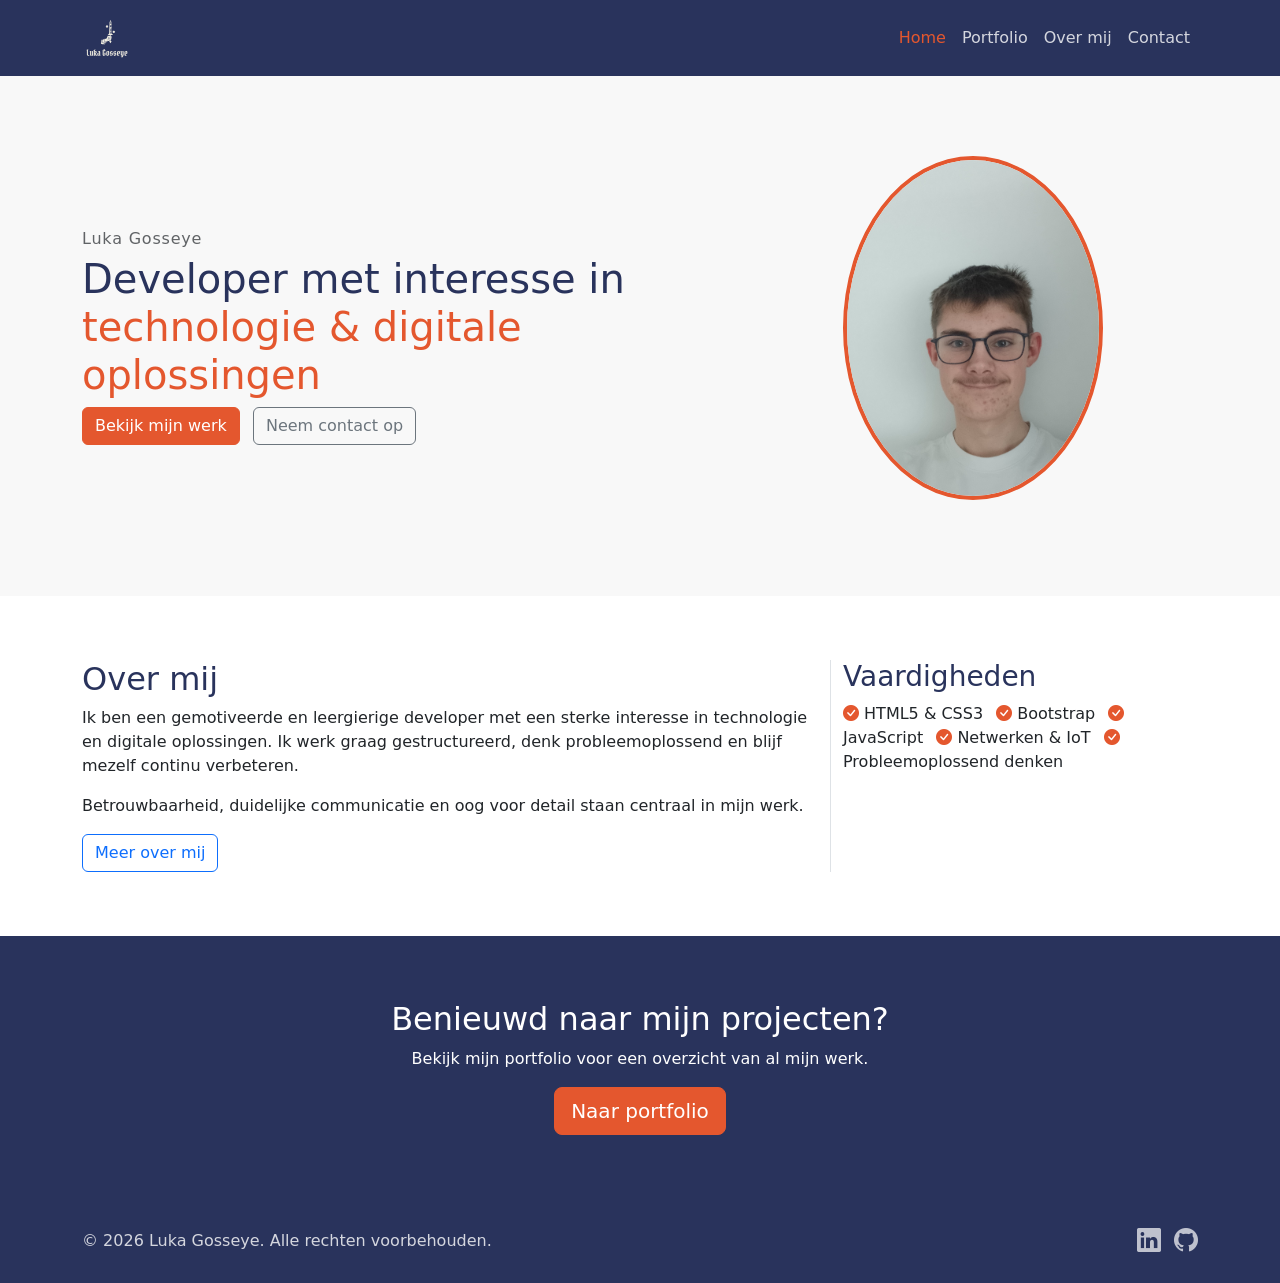
<file: index.html>
<!DOCTYPE html>
<html lang="nl-BE">
<head>
  <meta charset="UTF-8" />
  <meta name="viewport" content="width=device-width, initial-scale=1.0" />
  <title>Portfolio – Home</title>
  <link rel="stylesheet" href="https://cdn.jsdelivr.net/npm/bootstrap@5.3.8/dist/css/bootstrap.min.css" integrity="sha384-sRIl4kxILFvY47J16cr9ZwB07vP4J8+LH7qKQnuqkuIAvNWLzeN8tE5YBujZqJLB" crossorigin="anonymous" />
  <link rel="stylesheet" href="https://cdn.jsdelivr.net/npm/bootstrap-icons@1.13.1/font/bootstrap-icons.min.css" />
  <link rel="stylesheet" href="css/reset.css" />
  <link rel="stylesheet" href="css/style.css" />
  <script src="https://cdn.jsdelivr.net/npm/bootstrap@5.3.8/dist/js/bootstrap.bundle.min.js" integrity="sha384-FKyoEForCGlyvwx9Hj09JcYn3nv7wiPVlz7YYwJrWVcXK/BmnVDxM+D2scQbITxI" crossorigin="anonymous" defer></script>
</head>
<body>

  <header>
    <nav class="navbar navbar-expand-lg">
      <div class="container">
        <a class="navbar-brand" href="index.html"><img src="assets/images/logo.png" alt="Logo" /></a>
        <button class="navbar-toggler" type="button" data-bs-toggle="collapse" data-bs-target="#navMenu"
          aria-controls="navMenu" aria-expanded="false" aria-label="Navigatiemenu openen">
          <span class="navbar-toggler-icon"></span>
        </button>
        <div class="collapse navbar-collapse" id="navMenu">
          <ul class="navbar-nav ms-auto">
            <li class="nav-item"><a class="nav-link active" aria-current="page" href="index.html">Home</a></li>
            <li class="nav-item"><a class="nav-link" href="portfolio.html">Portfolio</a></li>
            <li class="nav-item"><a class="nav-link" href="overmij.html">Over mij</a></li>
            <li class="nav-item"><a class="nav-link" href="contact.html">Contact</a></li>
          </ul>
        </div>
      </div>
    </nav>
  </header>

  <main>

    <section class="intro-sectie">
      <div class="container">
        <div class="row align-items-center g-4">
          <div class="col-md-7">
            <p class="intro-naam">Luka Gosseye</p>
            <h1>Developer met interesse in <span>technologie &amp; digitale oplossingen</span></h1>
            <a href="portfolio.html" class="btn btn-primary me-2">Bekijk mijn werk</a>
            <a href="contact.html" class="btn btn-outline-secondary">Neem contact op</a>
          </div>
          <div class="col-md-5 text-center">
            <figure>
              <img src="assets/images/fotozelf.jpg" alt="Foto van Luka Gosseye" class="img-fluid profiel" />
              <figcaption class="visually-hidden">Foto van Luka Gosseye</figcaption>
            </figure>
          </div>
        </div>
      </div>
    </section>

    <section class="over-mij">
      <div class="container">
        <div class="row">
          <div class="col-lg-8">
            <h2>Over mij</h2>
            <p>Ik ben een gemotiveerde en leergierige developer met een sterke interesse in technologie en digitale oplossingen. Ik werk graag gestructureerd, denk probleemoplossend en blijf mezelf continu verbeteren.</p>
            <p>Betrouwbaarheid, duidelijke communicatie en oog voor detail staan centraal in mijn werk.</p>
            <a href="overmij.html" class="btn btn-outline-primary">Meer over mij</a>
          </div>
          <aside class="col-lg-4">
            <h3>Vaardigheden</h3>
            <ul class="list-unstyled">
              <li><i class="bi bi-check-circle-fill"></i> HTML5 &amp; CSS3</li>
              <li><i class="bi bi-check-circle-fill"></i> Bootstrap</li>
              <li><i class="bi bi-check-circle-fill"></i> JavaScript</li>
              <li><i class="bi bi-check-circle-fill"></i> Netwerken &amp; IoT</li>
              <li><i class="bi bi-check-circle-fill"></i> Probleemoplossend denken</li>
            </ul>
          </aside>
        </div>
      </div>
    </section>

    <section class="cta text-center">
      <div class="container">
        <h2>Benieuwd naar mijn projecten?</h2>
        <p>Bekijk mijn portfolio voor een overzicht van al mijn werk.</p>
        <a href="portfolio.html" class="btn btn-primary btn-lg">Naar portfolio</a>
      </div>
    </section>

  </main>

  <footer>
    <div class="container">
      <div class="row align-items-center">
        <div class="col-md-6">
          <p>&copy; 2026 Luka Gosseye. Alle rechten voorbehouden.</p>
        </div>
        <div class="col-md-6 text-md-end mt-2 mt-md-0">
          <a href="https://www.linkedin.com/in/luka-gosseye-955b1233b/" target="_blank" aria-label="LinkedIn"><i class="bi bi-linkedin fs-4 me-2"></i></a>
          <a href="https://github.com/LukaG712" target="_blank" aria-label="GitHub"><i class="bi bi-github fs-4"></i></a>
        </div>
      </div>
    </div>
  </footer>

</body>
</html>
</file>
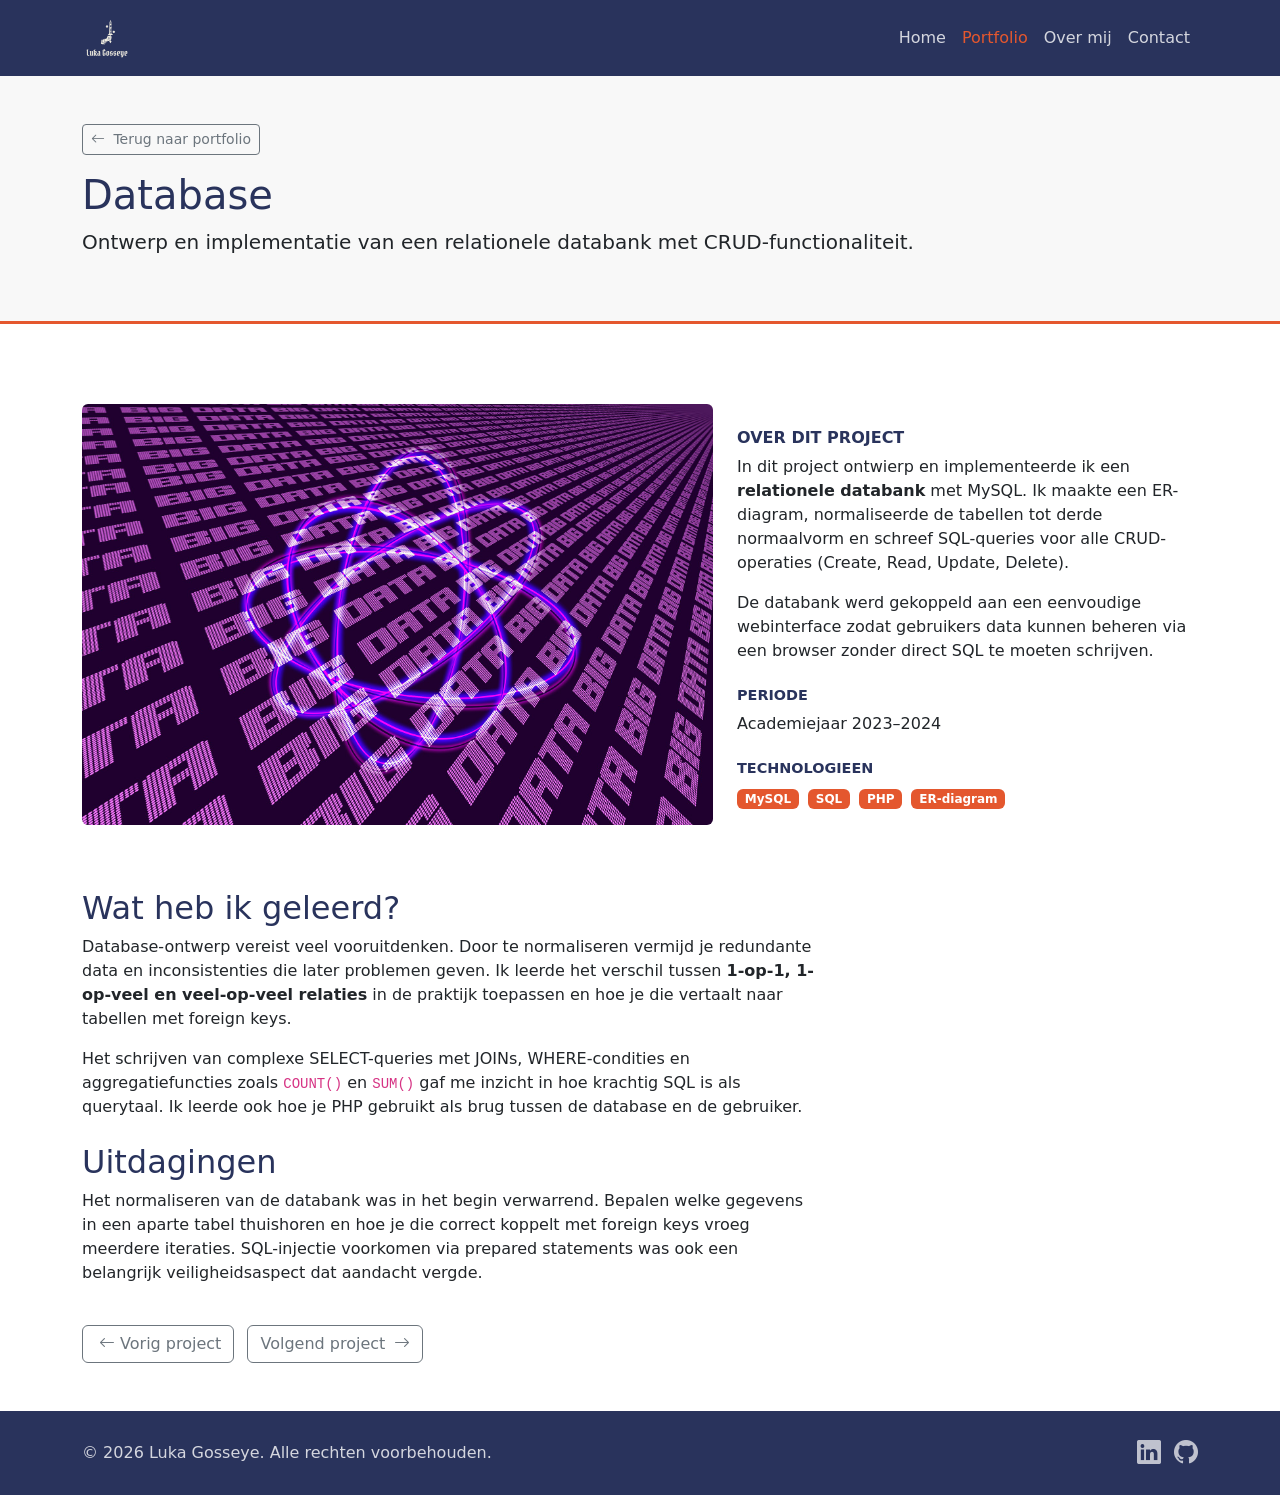
<file: database.html>
<!DOCTYPE html>
<html lang="nl-BE">
<head>
  <meta charset="UTF-8" />
  <meta name="viewport" content="width=device-width, initial-scale=1.0" />
  <title>Portfolio – Database</title>
  <link rel="stylesheet" href="https://cdn.jsdelivr.net/npm/bootstrap@5.3.8/dist/css/bootstrap.min.css" integrity="sha384-sRIl4kxILFvY47J16cr9ZwB07vP4J8+LH7qKQnuqkuIAvNWLzeN8tE5YBujZqJLB" crossorigin="anonymous" />
  <link rel="stylesheet" href="https://cdn.jsdelivr.net/npm/bootstrap-icons@1.13.1/font/bootstrap-icons.min.css" />
  <link rel="stylesheet" href="css/reset.css" />
  <link rel="stylesheet" href="css/style.css" />
  <script src="https://cdn.jsdelivr.net/npm/bootstrap@5.3.8/dist/js/bootstrap.bundle.min.js" integrity="sha384-FKyoEForCGlyvwx9Hj09JcYn3nv7wiPVlz7YYwJrWVcXK/BmnVDxM+D2scQbITxI" crossorigin="anonymous" defer></script>
</head>
<body>
  <header>
    <nav class="navbar navbar-expand-lg">
      <div class="container">
        <a class="navbar-brand" href="index.html"><img src="assets/images/logo.png" alt="Logo" /></a>
        <button class="navbar-toggler" type="button" data-bs-toggle="collapse" data-bs-target="#navMenu" aria-controls="navMenu" aria-expanded="false" aria-label="Navigatiemenu openen">
          <span class="navbar-toggler-icon"></span>
        </button>
        <div class="collapse navbar-collapse" id="navMenu">
          <ul class="navbar-nav ms-auto">
            <li class="nav-item"><a class="nav-link" href="index.html">Home</a></li>
            <li class="nav-item"><a class="nav-link active" aria-current="page" href="portfolio.html">Portfolio</a></li>
            <li class="nav-item"><a class="nav-link" href="overmij.html">Over mij</a></li>
            <li class="nav-item"><a class="nav-link" href="contact.html">Contact</a></li>
          </ul>
        </div>
      </div>
    </nav>
  </header>

  <main>
    <section class="pagina-intro">
      <div class="container">
        <a href="portfolio.html" class="btn btn-outline-secondary btn-sm mb-3">
          <i class="bi bi-arrow-left me-1"></i> Terug naar portfolio
        </a>
        <h1>Database</h1>
        <p class="lead">Ontwerp en implementatie van een relationele databank met CRUD-functionaliteit.</p>
      </div>
    </section>

    <section class="project-detail">
      <div class="container">
        <div class="row g-5">
          <div class="col-lg-7">
            <figure>
              <img src="assets/images/sfeerbeeld5.jpg" alt="Entity-relationship diagram van de relationele databank" class="img-fluid w-100 rounded" />
            </figure>
          </div>
          <aside class="col-lg-5">
            <h2>Over dit project</h2>
            <p>In dit project ontwierp en implementeerde ik een <strong>relationele databank</strong> met MySQL. Ik maakte een ER-diagram, normaliseerde de tabellen tot derde normaalvorm en schreef SQL-queries voor alle CRUD-operaties (Create, Read, Update, Delete).</p>
            <p>De databank werd gekoppeld aan een eenvoudige webinterface zodat gebruikers data kunnen beheren via een browser zonder direct SQL te moeten schrijven.</p>
            <h3>Periode</h3>
            <p>Academiejaar 2023&ndash;2024</p>
            <h3>Technologieen</h3>
            <div>
              <span class="badge me-1">MySQL</span>
              <span class="badge me-1">SQL</span>
              <span class="badge me-1">PHP</span>
              <span class="badge">ER-diagram</span>
            </div>
          </aside>
        </div>

        <div class="row mt-5">
          <div class="col-lg-8">
            <h2>Wat heb ik geleerd?</h2>
            <p>Database-ontwerp vereist veel vooruitdenken. Door te normaliseren vermijd je redundante data en inconsistenties die later problemen geven. Ik leerde het verschil tussen <strong>1-op-1, 1-op-veel en veel-op-veel relaties</strong> in de praktijk toepassen en hoe je die vertaalt naar tabellen met foreign keys.</p>
            <p>Het schrijven van complexe SELECT-queries met JOINs, WHERE-condities en aggregatiefuncties zoals <code>COUNT()</code> en <code>SUM()</code> gaf me inzicht in hoe krachtig SQL is als querytaal. Ik leerde ook hoe je PHP gebruikt als brug tussen de database en de gebruiker.</p>
            <h2 class="mt-4">Uitdagingen</h2>
            <p>Het normaliseren van de databank was in het begin verwarrend. Bepalen welke gegevens in een aparte tabel thuishoren en hoe je die correct koppelt met foreign keys vroeg meerdere iteraties. SQL-injectie voorkomen via prepared statements was ook een belangrijk veiligheidsaspect dat aandacht vergde.</p>
          </div>
        </div>

        <div class="row mt-4">
          <div class="col-12">
            <a href="iot.html" class="btn btn-outline-secondary me-2"><i class="bi bi-arrow-left ms-1"></i> Vorig project</a>
            <a href="linux.html" class="btn btn-outline-secondary">Volgend project <i class="bi bi-arrow-right ms-1"></i></a>
          </div>
        </div>
      </div>
    </section>
  </main>

  <footer>
    <div class="container">
      <div class="row align-items-center">
        <div class="col-md-6">
          <p>&copy; 2026 Luka Gosseye. Alle rechten voorbehouden.</p>
        </div>
        <div class="col-md-6 text-md-end mt-2 mt-md-0">
          <a href="https://www.linkedin.com/in/luka-gosseye-955b1233b/" target="_blank" aria-label="LinkedIn"><i class="bi bi-linkedin fs-4 me-2"></i></a>
          <a href="https://github.com/LukaG712" target="_blank" aria-label="GitHub"><i class="bi bi-github fs-4"></i></a>
        </div>
      </div>
    </div>
  </footer>
</body>
</html>
</file>
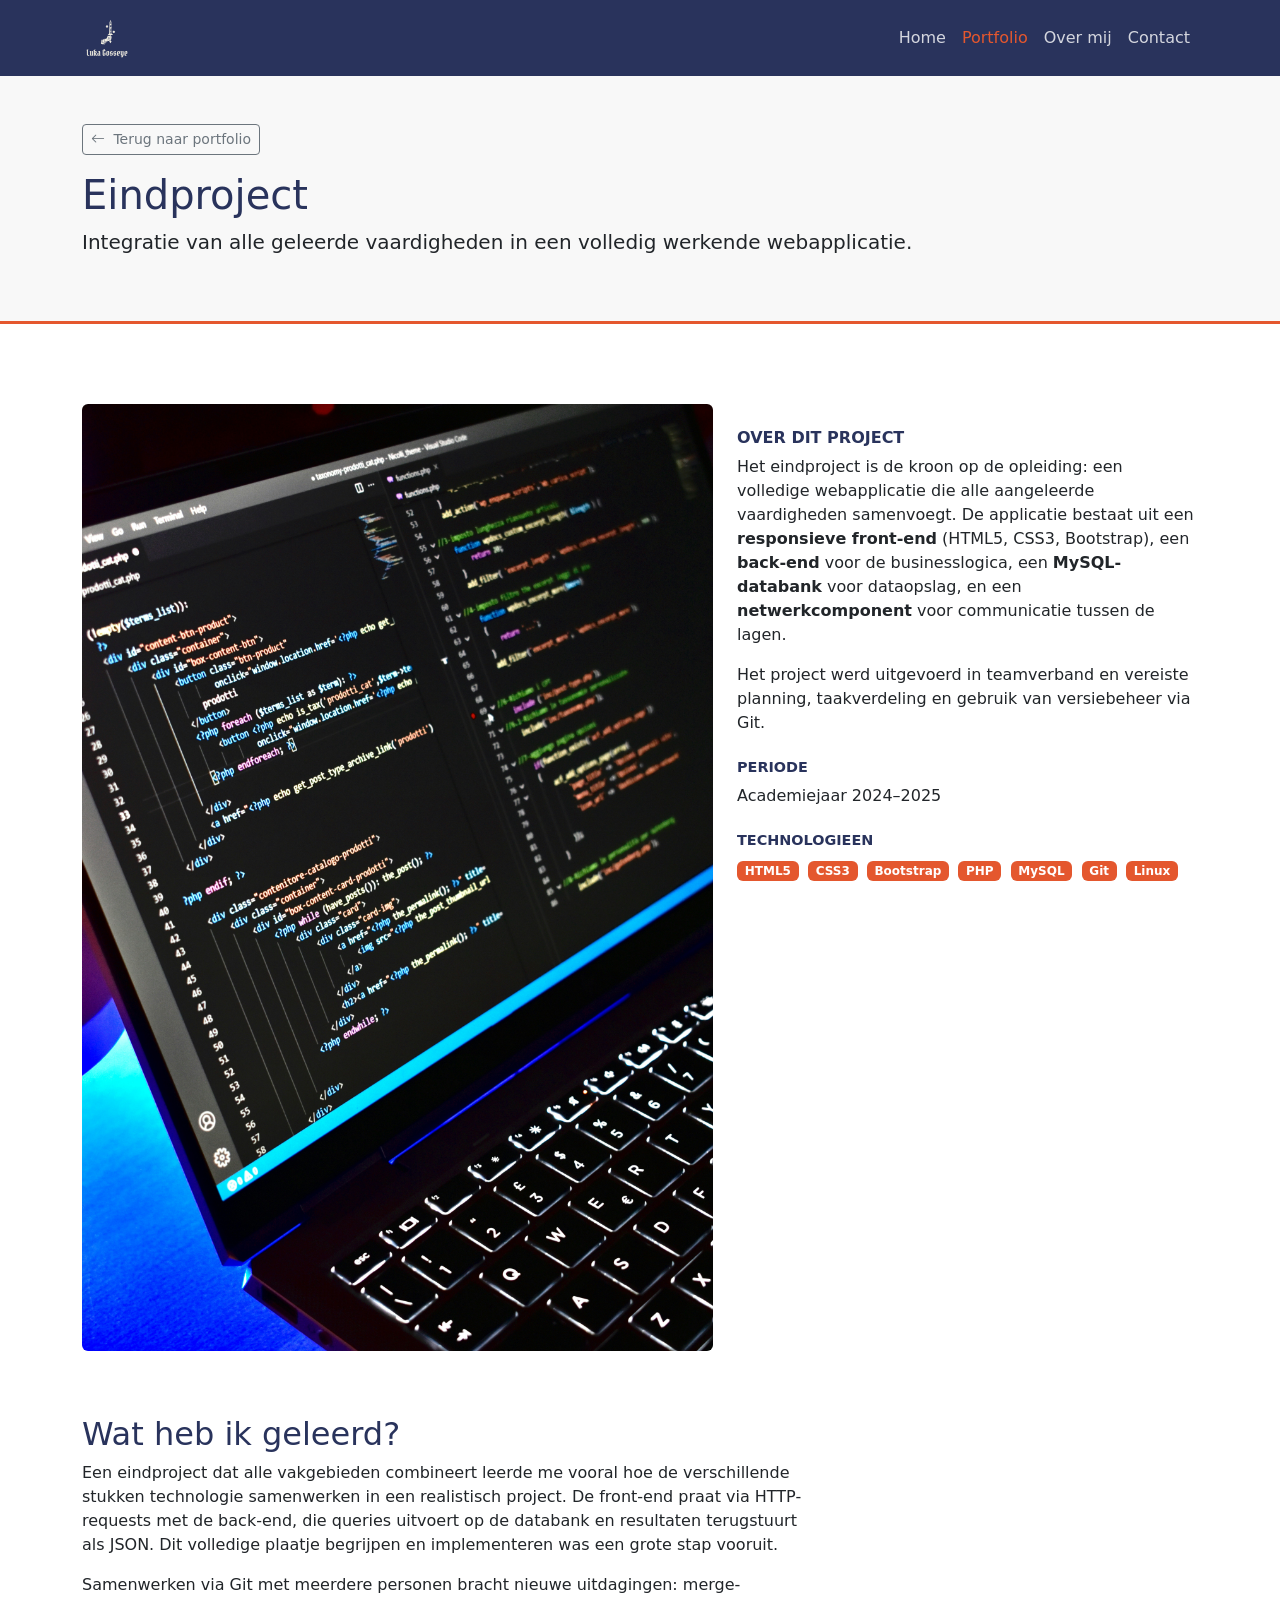
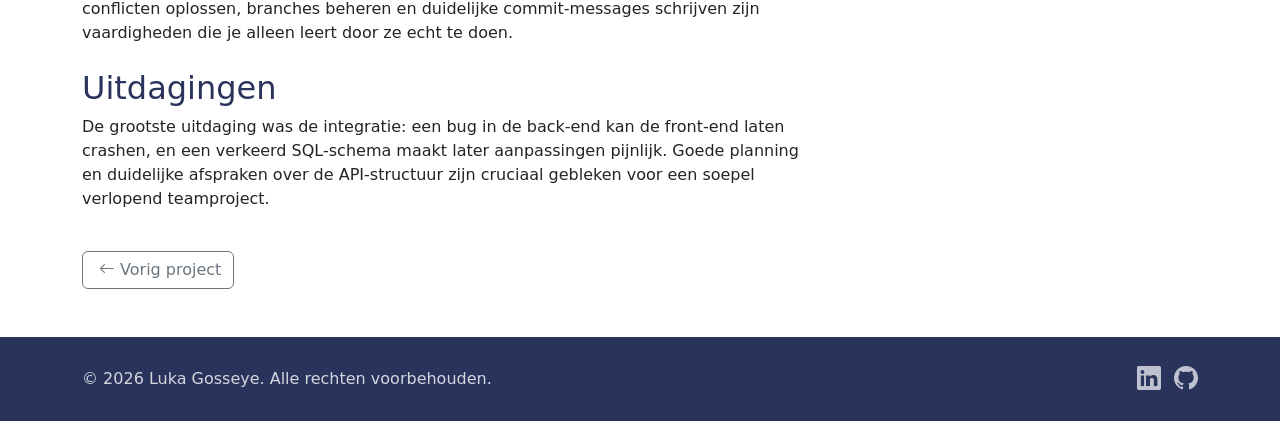
<file: eindproject.html>
<!DOCTYPE html>
<html lang="nl-BE">
<head>
  <meta charset="UTF-8" />
  <meta name="viewport" content="width=device-width, initial-scale=1.0" />
  <title>Portfolio – Eindproject</title>
  <link rel="stylesheet" href="https://cdn.jsdelivr.net/npm/bootstrap@5.3.8/dist/css/bootstrap.min.css" integrity="sha384-sRIl4kxILFvY47J16cr9ZwB07vP4J8+LH7qKQnuqkuIAvNWLzeN8tE5YBujZqJLB" crossorigin="anonymous" />
  <link rel="stylesheet" href="https://cdn.jsdelivr.net/npm/bootstrap-icons@1.13.1/font/bootstrap-icons.min.css" />
  <link rel="stylesheet" href="css/reset.css" />
  <link rel="stylesheet" href="css/style.css" />
  <script src="https://cdn.jsdelivr.net/npm/bootstrap@5.3.8/dist/js/bootstrap.bundle.min.js" integrity="sha384-FKyoEForCGlyvwx9Hj09JcYn3nv7wiPVlz7YYwJrWVcXK/BmnVDxM+D2scQbITxI" crossorigin="anonymous" defer></script>
</head>
<body>
  <header>
    <nav class="navbar navbar-expand-lg">
      <div class="container">
        <a class="navbar-brand" href="index.html"><img src="assets/images/logo.png" alt="Logo" /></a>
        <button class="navbar-toggler" type="button" data-bs-toggle="collapse" data-bs-target="#navMenu" aria-controls="navMenu" aria-expanded="false" aria-label="Navigatiemenu openen">
          <span class="navbar-toggler-icon"></span>
        </button>
        <div class="collapse navbar-collapse" id="navMenu">
          <ul class="navbar-nav ms-auto">
            <li class="nav-item"><a class="nav-link" href="index.html">Home</a></li>
            <li class="nav-item"><a class="nav-link active" aria-current="page" href="portfolio.html">Portfolio</a></li>
            <li class="nav-item"><a class="nav-link" href="overmij.html">Over mij</a></li>
            <li class="nav-item"><a class="nav-link" href="contact.html">Contact</a></li>
          </ul>
        </div>
      </div>
    </nav>
  </header>

  <main>
    <section class="pagina-intro">
      <div class="container">
        <a href="portfolio.html" class="btn btn-outline-secondary btn-sm mb-3">
          <i class="bi bi-arrow-left me-1"></i> Terug naar portfolio
        </a>
        <h1>Eindproject</h1>
        <p class="lead">Integratie van alle geleerde vaardigheden in een volledig werkende webapplicatie.</p>
      </div>
    </section>

    <section class="project-detail">
      <div class="container">
        <div class="row g-5">
          <div class="col-lg-7">
            <figure>
              <img src="assets/images/sfeerbeeld3.jpg" alt="Architectuurschema van de eindproject webapplicatie met front-end, back-end en databank" class="img-fluid w-100 rounded" />
            </figure>
          </div>
          <aside class="col-lg-5">
            <h2>Over dit project</h2>
            <p>Het eindproject is de kroon op de opleiding: een volledige webapplicatie die alle aangeleerde vaardigheden samenvoegt. De applicatie bestaat uit een <strong>responsieve front-end</strong> (HTML5, CSS3, Bootstrap), een <strong>back-end</strong> voor de businesslogica, een <strong>MySQL-databank</strong> voor dataopslag, en een <strong>netwerkcomponent</strong> voor communicatie tussen de lagen.</p>
            <p>Het project werd uitgevoerd in teamverband en vereiste planning, taakverdeling en gebruik van versiebeheer via Git.</p>
            <h3>Periode</h3>
            <p>Academiejaar 2024&ndash;2025</p>
            <h3>Technologieen</h3>
            <div>
              <span class="badge me-1">HTML5</span>
              <span class="badge me-1">CSS3</span>
              <span class="badge me-1">Bootstrap</span>
              <span class="badge me-1">PHP</span>
              <span class="badge me-1">MySQL</span>
              <span class="badge me-1">Git</span>
              <span class="badge">Linux</span>
            </div>
          </aside>
        </div>

        <div class="row mt-5">
          <div class="col-lg-8">
            <h2>Wat heb ik geleerd?</h2>
            <p>Een eindproject dat alle vakgebieden combineert leerde me vooral hoe de verschillende stukken technologie samenwerken in een realistisch project. De front-end praat via HTTP-requests met de back-end, die queries uitvoert op de databank en resultaten terugstuurt als JSON. Dit volledige plaatje begrijpen en implementeren was een grote stap vooruit.</p>
            <p>Samenwerken via Git met meerdere personen bracht nieuwe uitdagingen: merge-conflicten oplossen, branches beheren en duidelijke commit-messages schrijven zijn vaardigheden die je alleen leert door ze echt te doen.</p>
            <h2 class="mt-4">Uitdagingen</h2>
            <p>De grootste uitdaging was de integratie: een bug in de back-end kan de front-end laten crashen, en een verkeerd SQL-schema maakt later aanpassingen pijnlijk. Goede planning en duidelijke afspraken over de API-structuur zijn cruciaal gebleken voor een soepel verlopend teamproject.</p>
          </div>
        </div>

        <div class="row mt-4">
          <div class="col-12">
            <a href="linux.html" class="btn btn-outline-secondary me-2"><i class="bi bi-arrow-left ms-1"></i> Vorig project</a>
          </div>
        </div>
      </div>
    </section>
  </main>

  <footer>
    <div class="container">
      <div class="row align-items-center">
        <div class="col-md-6">
          <p>&copy; 2026 Luka Gosseye. Alle rechten voorbehouden.</p>
        </div>
        <div class="col-md-6 text-md-end mt-2 mt-md-0">
          <a href="https://www.linkedin.com/in/luka-gosseye-955b1233b/" target="_blank" aria-label="LinkedIn"><i class="bi bi-linkedin fs-4 me-2"></i></a>
          <a href="https://github.com/LukaG712" target="_blank" aria-label="GitHub"><i class="bi bi-github fs-4"></i></a>
        </div>
      </div>
    </div>
  </footer>
</body>
</html>
</file>
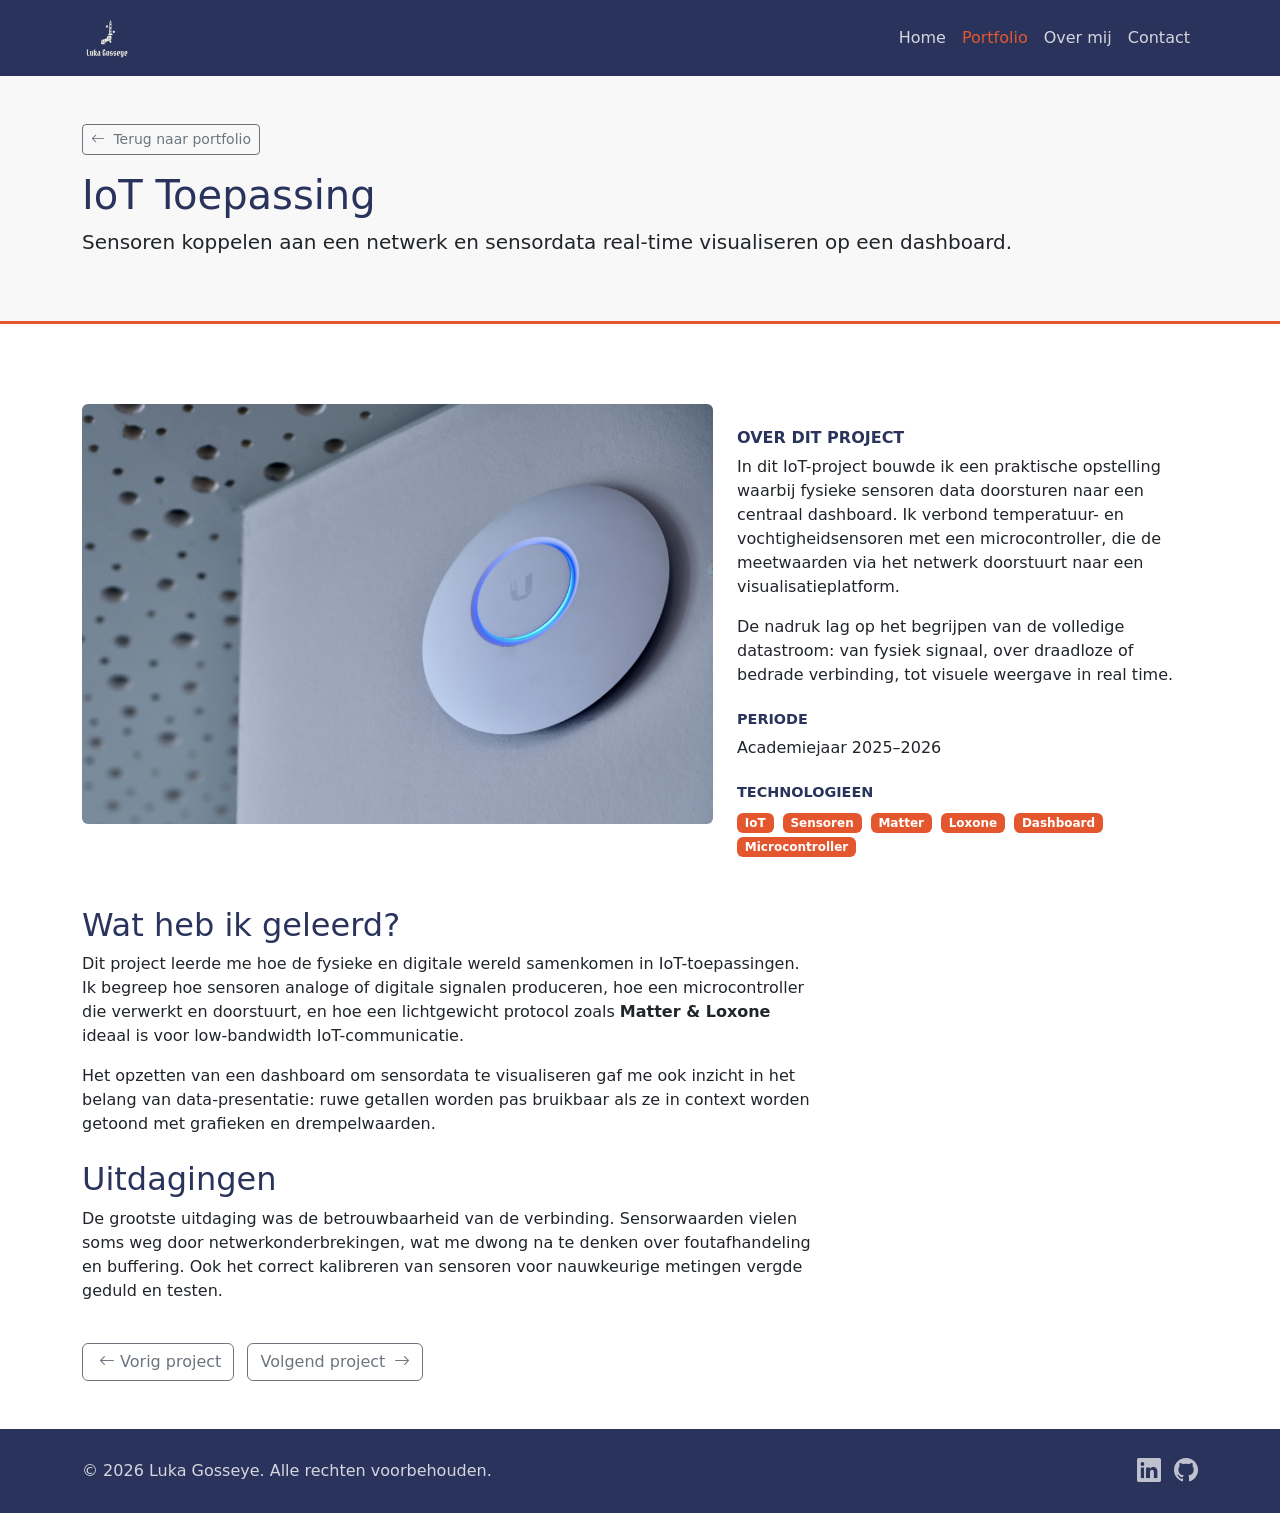
<file: iot.html>
<!DOCTYPE html>
<html lang="nl-BE">
<head>
  <meta charset="UTF-8" />
  <meta name="viewport" content="width=device-width, initial-scale=1.0" />
  <title>Portfolio – IoT Toepassing</title>
  <link rel="stylesheet" href="https://cdn.jsdelivr.net/npm/bootstrap@5.3.8/dist/css/bootstrap.min.css" integrity="sha384-sRIl4kxILFvY47J16cr9ZwB07vP4J8+LH7qKQnuqkuIAvNWLzeN8tE5YBujZqJLB" crossorigin="anonymous" />
  <link rel="stylesheet" href="https://cdn.jsdelivr.net/npm/bootstrap-icons@1.13.1/font/bootstrap-icons.min.css" />
  <link rel="stylesheet" href="css/reset.css" />
  <link rel="stylesheet" href="css/style.css" />
  <script src="https://cdn.jsdelivr.net/npm/bootstrap@5.3.8/dist/js/bootstrap.bundle.min.js" integrity="sha384-FKyoEForCGlyvwx9Hj09JcYn3nv7wiPVlz7YYwJrWVcXK/BmnVDxM+D2scQbITxI" crossorigin="anonymous" defer></script>
</head>
<body>
  <header>
    <nav class="navbar navbar-expand-lg">
      <div class="container">
        <a class="navbar-brand" href="index.html"><img src="assets/images/logo.png" alt="Logo" /></a>
        <button class="navbar-toggler" type="button" data-bs-toggle="collapse" data-bs-target="#navMenu" aria-controls="navMenu" aria-expanded="false" aria-label="Navigatiemenu openen">
          <span class="navbar-toggler-icon"></span>
        </button>
        <div class="collapse navbar-collapse" id="navMenu">
          <ul class="navbar-nav ms-auto">
            <li class="nav-item"><a class="nav-link" href="index.html">Home</a></li>
            <li class="nav-item"><a class="nav-link active" aria-current="page" href="portfolio.html">Portfolio</a></li>
            <li class="nav-item"><a class="nav-link" href="overmij.html">Over mij</a></li>
            <li class="nav-item"><a class="nav-link" href="contact.html">Contact</a></li>
          </ul>
        </div>
      </div>
    </nav>
  </header>

  <main>
    <section class="pagina-intro">
      <div class="container">
        <a href="portfolio.html" class="btn btn-outline-secondary btn-sm mb-3">
          <i class="bi bi-arrow-left me-1"></i> Terug naar portfolio
        </a>
        <h1>IoT Toepassing</h1>
        <p class="lead">Sensoren koppelen aan een netwerk en sensordata real-time visualiseren op een dashboard.</p>
      </div>
    </section>

    <section class="project-detail">
      <div class="container">
        <div class="row g-5">
          <div class="col-lg-7">
            <figure>
              <img src="assets/images/sfeerbeeld6.jpg" alt="IoT opstelling met sensoren en microcontroller op breadboard" class="img-fluid w-100 rounded" />
            </figure>
          </div>
          <aside class="col-lg-5">
            <h2>Over dit project</h2>
            <p>In dit IoT-project bouwde ik een praktische opstelling waarbij fysieke sensoren data doorsturen naar een centraal dashboard. Ik verbond temperatuur- en vochtigheidsensoren met een microcontroller, die de meetwaarden via het netwerk doorstuurt naar een visualisatieplatform.</p>
            <p>De nadruk lag op het begrijpen van de volledige datastroom: van fysiek signaal, over draadloze of bedrade verbinding, tot visuele weergave in real time.</p>
            <h3>Periode</h3>
            <p>Academiejaar 2025&ndash;2026</p>
            <h3>Technologieen</h3>
            <div>
              <span class="badge me-1">IoT</span>
              <span class="badge me-1">Sensoren</span>
              <span class="badge me-1">Matter</span>
              <span class="badge me-1">Loxone</span>
              <span class="badge me-1">Dashboard</span>
              <span class="badge">Microcontroller</span>
            </div>
          </aside>
        </div>

        <div class="row mt-5">
          <div class="col-lg-8">
            <h2>Wat heb ik geleerd?</h2>
            <p>Dit project leerde me hoe de fysieke en digitale wereld samenkomen in IoT-toepassingen. Ik begreep hoe sensoren analoge of digitale signalen produceren, hoe een microcontroller die verwerkt en doorstuurt, en hoe een lichtgewicht protocol zoals <strong>Matter &amp; Loxone</strong> ideaal is voor low-bandwidth IoT-communicatie.</p>
            <p>Het opzetten van een dashboard om sensordata te visualiseren gaf me ook inzicht in het belang van data-presentatie: ruwe getallen worden pas bruikbaar als ze in context worden getoond met grafieken en drempelwaarden.</p>
            <h2 class="mt-4">Uitdagingen</h2>
            <p>De grootste uitdaging was de betrouwbaarheid van de verbinding. Sensorwaarden vielen soms weg door netwerkonderbrekingen, wat me dwong na te denken over foutafhandeling en buffering. Ook het correct kalibreren van sensoren voor nauwkeurige metingen vergde geduld en testen.</p>
          </div>
        </div>

        <div class="row mt-4">
          <div class="col-12">
            <a href="netwerken.html" class="btn btn-outline-secondary me-2"><i class="bi bi-arrow-left ms-1"></i> Vorig project</a>
            <a href="database.html" class="btn btn-outline-secondary">Volgend project <i class="bi bi-arrow-right ms-1"></i></a>
          </div>
        </div>
      </div>
    </section>
  </main>

  <footer>
    <div class="container">
      <div class="row align-items-center">
        <div class="col-md-6">
          <p>&copy; 2026 Luka Gosseye. Alle rechten voorbehouden.</p>
        </div>
        <div class="col-md-6 text-md-end mt-2 mt-md-0">
          <a href="https://www.linkedin.com/in/luka-gosseye-955b1233b/" target="_blank" aria-label="LinkedIn"><i class="bi bi-linkedin fs-4 me-2"></i></a>
          <a href="https://github.com/LukaG712" target="_blank" aria-label="GitHub"><i class="bi bi-github fs-4"></i></a>
        </div>
      </div>
    </div>
  </footer>
</body>
</html>
</file>
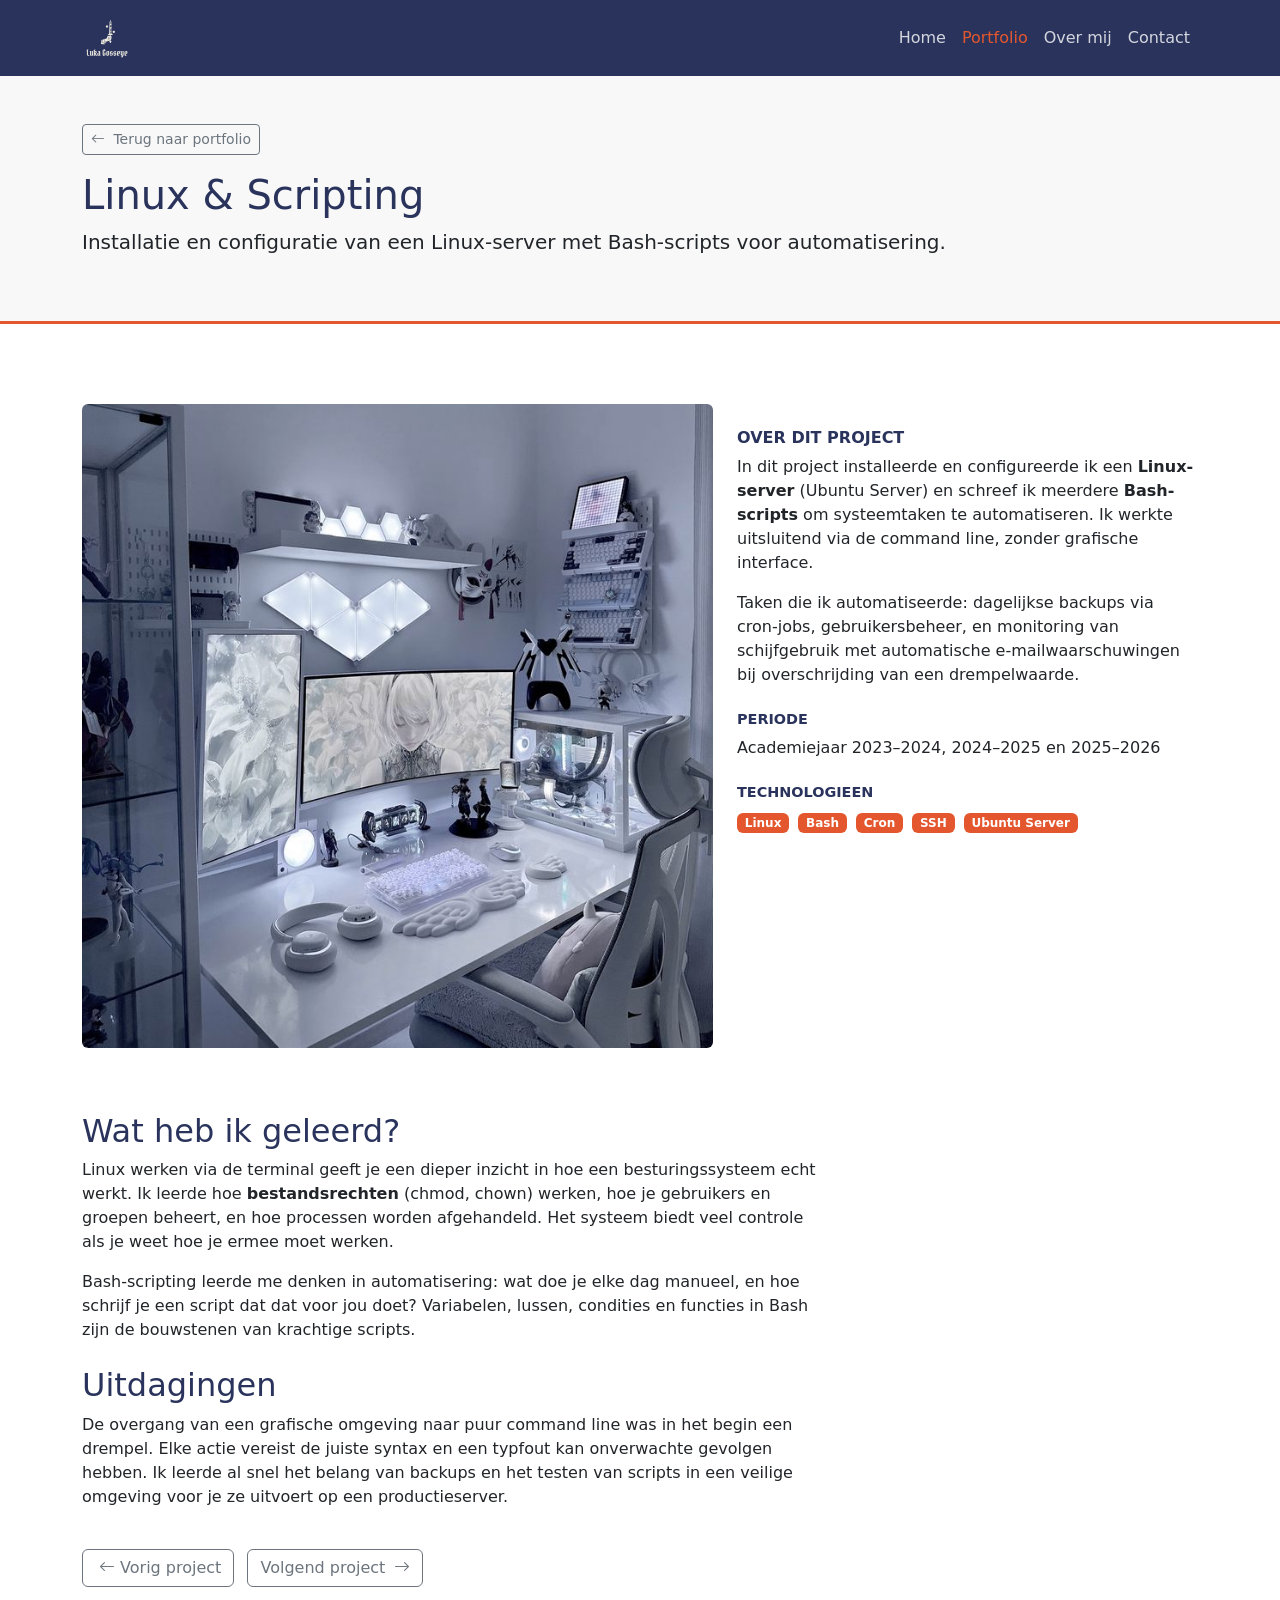
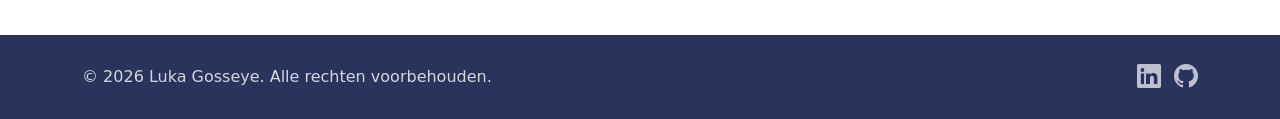
<file: linux.html>
<!DOCTYPE html>
<html lang="nl-BE">
<head>
  <meta charset="UTF-8" />
  <meta name="viewport" content="width=device-width, initial-scale=1.0" />
  <title>Portfolio – Linux & Scripting</title>
  <link rel="stylesheet" href="https://cdn.jsdelivr.net/npm/bootstrap@5.3.8/dist/css/bootstrap.min.css" integrity="sha384-sRIl4kxILFvY47J16cr9ZwB07vP4J8+LH7qKQnuqkuIAvNWLzeN8tE5YBujZqJLB" crossorigin="anonymous" />
  <link rel="stylesheet" href="https://cdn.jsdelivr.net/npm/bootstrap-icons@1.13.1/font/bootstrap-icons.min.css" />
  <link rel="stylesheet" href="css/reset.css" />
  <link rel="stylesheet" href="css/style.css" />
  <script src="https://cdn.jsdelivr.net/npm/bootstrap@5.3.8/dist/js/bootstrap.bundle.min.js" integrity="sha384-FKyoEForCGlyvwx9Hj09JcYn3nv7wiPVlz7YYwJrWVcXK/BmnVDxM+D2scQbITxI" crossorigin="anonymous" defer></script>
</head>
<body>
  <header>
    <nav class="navbar navbar-expand-lg">
      <div class="container">
        <a class="navbar-brand" href="index.html"><img src="assets/images/logo.png" alt="Logo" /></a>
        <button class="navbar-toggler" type="button" data-bs-toggle="collapse" data-bs-target="#navMenu" aria-controls="navMenu" aria-expanded="false" aria-label="Navigatiemenu openen">
          <span class="navbar-toggler-icon"></span>
        </button>
        <div class="collapse navbar-collapse" id="navMenu">
          <ul class="navbar-nav ms-auto">
            <li class="nav-item"><a class="nav-link" href="index.html">Home</a></li>
            <li class="nav-item"><a class="nav-link active" aria-current="page" href="portfolio.html">Portfolio</a></li>
            <li class="nav-item"><a class="nav-link" href="overmij.html">Over mij</a></li>
            <li class="nav-item"><a class="nav-link" href="contact.html">Contact</a></li>
          </ul>
        </div>
      </div>
    </nav>
  </header>

  <main>
    <section class="pagina-intro">
      <div class="container">
        <a href="portfolio.html" class="btn btn-outline-secondary btn-sm mb-3">
          <i class="bi bi-arrow-left me-1"></i> Terug naar portfolio
        </a>
        <h1>Linux &amp; Scripting</h1>
        <p class="lead">Installatie en configuratie van een Linux-server met Bash-scripts voor automatisering.</p>
      </div>
    </section>

    <section class="project-detail">
      <div class="container">
        <div class="row g-5">
          <div class="col-lg-7">
            <figure>
              <img src="assets/images/sfeerbeeld1.jpg" alt="Terminal venster met Linux commando's en Bash-script output" class="img-fluid w-100 rounded" />
            </figure>
          </div>
          <aside class="col-lg-5">
            <h2>Over dit project</h2>
            <p>In dit project installeerde en configureerde ik een <strong>Linux-server</strong> (Ubuntu Server) en schreef ik meerdere <strong>Bash-scripts</strong> om systeemtaken te automatiseren. Ik werkte uitsluitend via de command line, zonder grafische interface.</p>
            <p>Taken die ik automatiseerde: dagelijkse backups via cron-jobs, gebruikersbeheer, en monitoring van schijfgebruik met automatische e-mailwaarschuwingen bij overschrijding van een drempelwaarde.</p>
            <h3>Periode</h3>
            <p>Academiejaar 2023&ndash;2024, 2024&ndash;2025 en 2025&ndash;2026</p>
            <h3>Technologieen</h3>
            <div>
              <span class="badge me-1">Linux</span>
              <span class="badge me-1">Bash</span>
              <span class="badge me-1">Cron</span>
              <span class="badge me-1">SSH</span>
              <span class="badge">Ubuntu Server</span>
            </div>
          </aside>
        </div>

        <div class="row mt-5">
          <div class="col-lg-8">
            <h2>Wat heb ik geleerd?</h2>
            <p>Linux werken via de terminal geeft je een dieper inzicht in hoe een besturingssysteem echt werkt. Ik leerde hoe <strong>bestandsrechten</strong> (chmod, chown) werken, hoe je gebruikers en groepen beheert, en hoe processen worden afgehandeld. Het systeem biedt veel controle als je weet hoe je ermee moet werken.</p>
            <p>Bash-scripting leerde me denken in automatisering: wat doe je elke dag manueel, en hoe schrijf je een script dat dat voor jou doet? Variabelen, lussen, condities en functies in Bash zijn de bouwstenen van krachtige scripts.</p>
            <h2 class="mt-4">Uitdagingen</h2>
            <p>De overgang van een grafische omgeving naar puur command line was in het begin een drempel. Elke actie vereist de juiste syntax en een typfout kan onverwachte gevolgen hebben. Ik leerde al snel het belang van backups en het testen van scripts in een veilige omgeving voor je ze uitvoert op een productieserver.</p>
          </div>
        </div>

        <div class="row mt-4">
          <div class="col-12">
            <a href="database.html" class="btn btn-outline-secondary me-2"><i class="bi bi-arrow-left ms-1"></i> Vorig project</a>
            <a href="eindproject.html" class="btn btn-outline-secondary">Volgend project <i class="bi bi-arrow-right ms-1"></i></a>
          </div>
        </div>
      </div>
    </section>
  </main>

  <footer>
    <div class="container">
      <div class="row align-items-center">
        <div class="col-md-6">
          <p>&copy; 2026 Luka Gosseye. Alle rechten voorbehouden.</p>
        </div>
        <div class="col-md-6 text-md-end mt-2 mt-md-0">
          <a href="https://www.linkedin.com/in/luka-gosseye-955b1233b/" target="_blank" aria-label="LinkedIn"><i class="bi bi-linkedin fs-4 me-2"></i></a>
          <a href="https://github.com/LukaG712" target="_blank" aria-label="GitHub"><i class="bi bi-github fs-4"></i></a>
        </div>
      </div>
    </div>
  </footer>
</body>
</html>
</file>
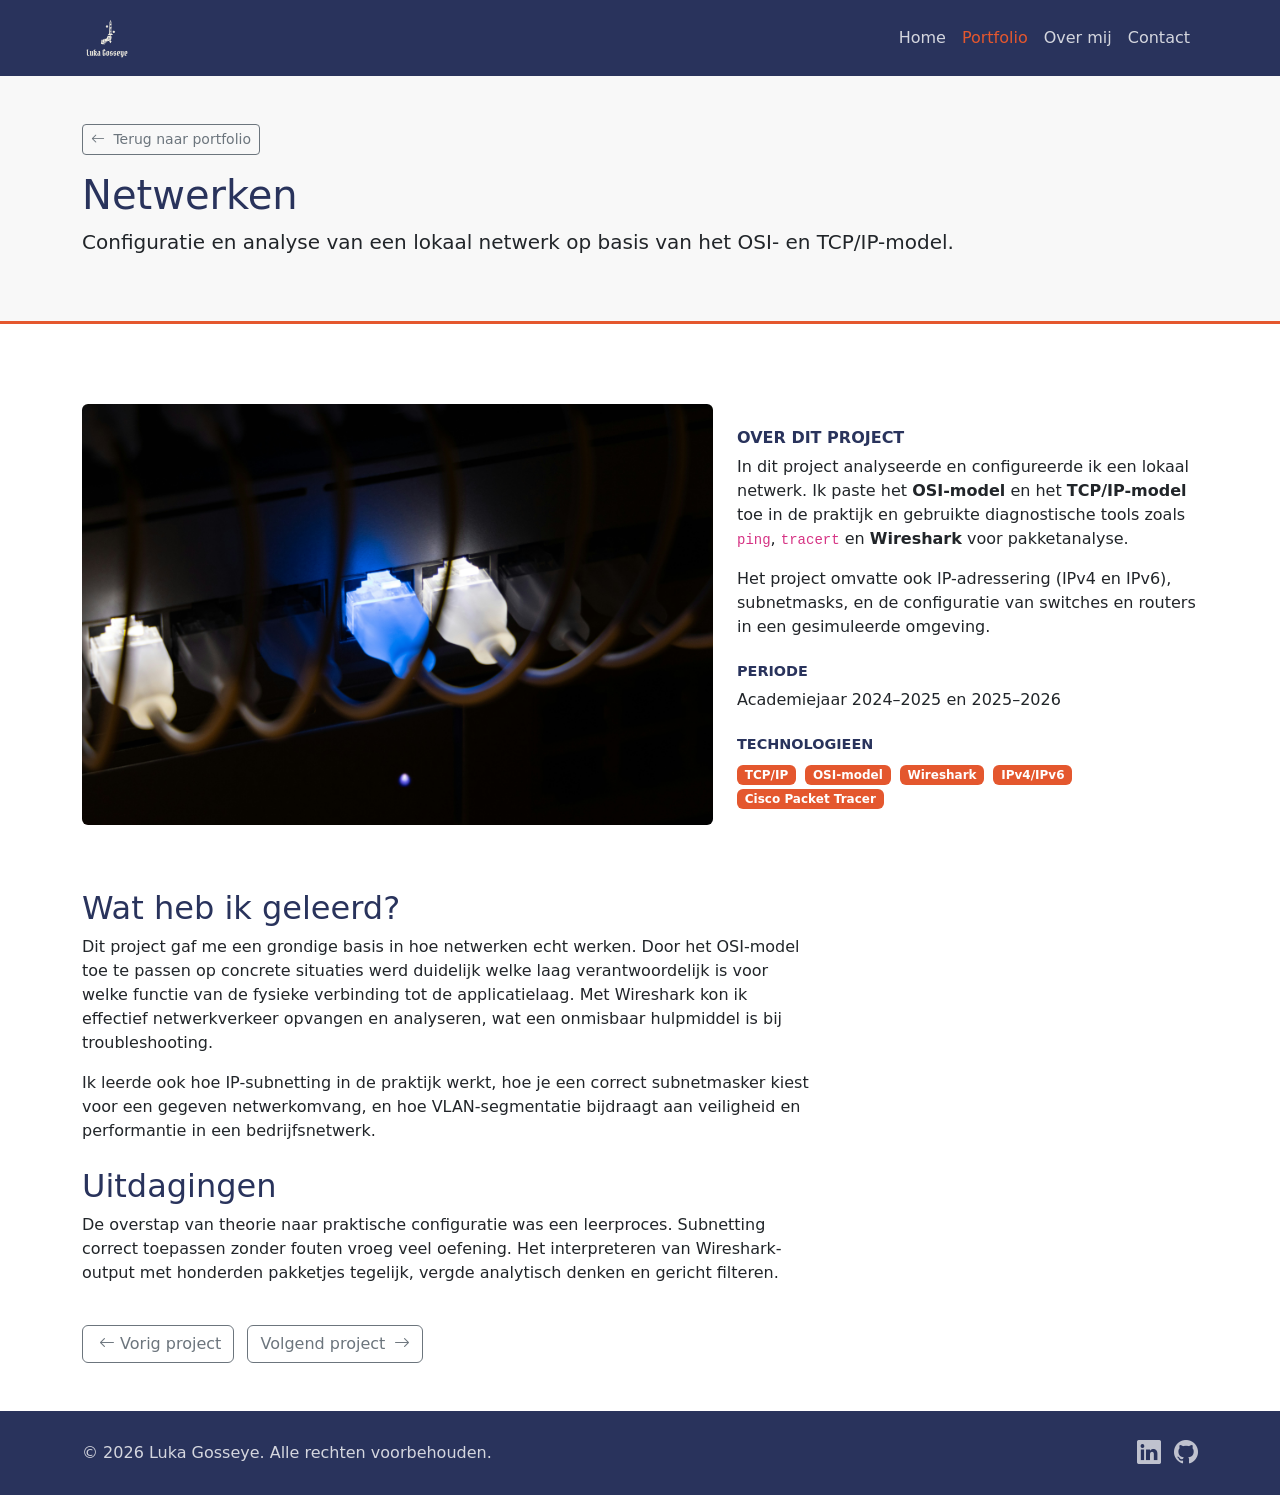
<file: netwerken.html>
<!DOCTYPE html>
<html lang="nl-BE">
<head>
  <meta charset="UTF-8" />
  <meta name="viewport" content="width=device-width, initial-scale=1.0" />
  <title>Portfolio – Netwerken</title>
  <link rel="stylesheet" href="https://cdn.jsdelivr.net/npm/bootstrap@5.3.8/dist/css/bootstrap.min.css" integrity="sha384-sRIl4kxILFvY47J16cr9ZwB07vP4J8+LH7qKQnuqkuIAvNWLzeN8tE5YBujZqJLB" crossorigin="anonymous" />
  <link rel="stylesheet" href="https://cdn.jsdelivr.net/npm/bootstrap-icons@1.13.1/font/bootstrap-icons.min.css" />
  <link rel="stylesheet" href="css/reset.css" />
  <link rel="stylesheet" href="css/style.css" />
  <script src="https://cdn.jsdelivr.net/npm/bootstrap@5.3.8/dist/js/bootstrap.bundle.min.js" integrity="sha384-FKyoEForCGlyvwx9Hj09JcYn3nv7wiPVlz7YYwJrWVcXK/BmnVDxM+D2scQbITxI" crossorigin="anonymous" defer></script>
</head>
<body>
  <header>
    <nav class="navbar navbar-expand-lg">
      <div class="container">
        <a class="navbar-brand" href="index.html"><img src="assets/images/logo.png" alt="Logo" /></a>
        <button class="navbar-toggler" type="button" data-bs-toggle="collapse" data-bs-target="#navMenu" aria-controls="navMenu" aria-expanded="false" aria-label="Navigatiemenu openen">
          <span class="navbar-toggler-icon"></span>
        </button>
        <div class="collapse navbar-collapse" id="navMenu">
          <ul class="navbar-nav ms-auto">
            <li class="nav-item"><a class="nav-link" href="index.html">Home</a></li>
            <li class="nav-item"><a class="nav-link active" aria-current="page" href="portfolio.html">Portfolio</a></li>
            <li class="nav-item"><a class="nav-link" href="overmij.html">Over mij</a></li>
            <li class="nav-item"><a class="nav-link" href="contact.html">Contact</a></li>
          </ul>
        </div>
      </div>
    </nav>
  </header>

  <main>
    <section class="pagina-intro">
      <div class="container">
        <a href="portfolio.html" class="btn btn-outline-secondary btn-sm mb-3">
          <i class="bi bi-arrow-left me-1"></i> Terug naar portfolio
        </a>
        <h1>Netwerken</h1>
        <p class="lead">Configuratie en analyse van een lokaal netwerk op basis van het OSI- en TCP/IP-model.</p>
      </div>
    </section>

    <section class="project-detail">
      <div class="container">
        <div class="row g-5">
          <div class="col-lg-7">
            <figure>
              <img src="assets/images/sfeerbeeld2.jpg" alt="Netwerktopologie diagram met switches en routers" class="img-fluid w-100 rounded" />
            </figure>
          </div>
          <aside class="col-lg-5">
            <h2>Over dit project</h2>
            <p>In dit project analyseerde en configureerde ik een lokaal netwerk. Ik paste het <strong>OSI-model</strong> en het <strong>TCP/IP-model</strong> toe in de praktijk en gebruikte diagnostische tools zoals <code>ping</code>, <code>tracert</code> en <strong>Wireshark</strong> voor pakketanalyse.</p>
            <p>Het project omvatte ook IP-adressering (IPv4 en IPv6), subnetmasks, en de configuratie van switches en routers in een gesimuleerde omgeving.</p>
            <h3>Periode</h3>
            <p>Academiejaar 2024&ndash;2025 en 2025&ndash;2026</p>
            <h3>Technologieen</h3>
            <div>
              <span class="badge me-1">TCP/IP</span>
              <span class="badge me-1">OSI-model</span>
              <span class="badge me-1">Wireshark</span>
              <span class="badge me-1">IPv4/IPv6</span>
              <span class="badge">Cisco Packet Tracer</span>
            </div>
          </aside>
        </div>

        <div class="row mt-5">
          <div class="col-lg-8">
            <h2>Wat heb ik geleerd?</h2>
            <p>Dit project gaf me een grondige basis in hoe netwerken echt werken. Door het OSI-model toe te passen op concrete situaties werd duidelijk welke laag verantwoordelijk is voor welke functie van de fysieke verbinding tot de applicatielaag. Met Wireshark kon ik effectief netwerkverkeer opvangen en analyseren, wat een onmisbaar hulpmiddel is bij troubleshooting.</p>
            <p>Ik leerde ook hoe IP-subnetting in de praktijk werkt, hoe je een correct subnetmasker kiest voor een gegeven netwerkomvang, en hoe VLAN-segmentatie bijdraagt aan veiligheid en performantie in een bedrijfsnetwerk.</p>
            <h2 class="mt-4">Uitdagingen</h2>
            <p>De overstap van theorie naar praktische configuratie was een leerproces. Subnetting correct toepassen zonder fouten vroeg veel oefening. Het interpreteren van Wireshark-output met honderden pakketjes tegelijk, vergde analytisch denken en gericht filteren.</p>
          </div>
        </div>

        <div class="row mt-4">
          <div class="col-12">
            <a href="webtechnologie.html" class="btn btn-outline-secondary me-2"><i class="bi bi-arrow-left ms-1"></i> Vorig project</a>
            <a href="iot.html" class="btn btn-outline-secondary">Volgend project <i class="bi bi-arrow-right ms-1"></i></a>
          </div>
        </div>
      </div>
    </section>
  </main>

  <footer>
    <div class="container">
      <div class="row align-items-center">
        <div class="col-md-6">
          <p>&copy; 2026 Luka Gosseye. Alle rechten voorbehouden.</p>
        </div>
        <div class="col-md-6 text-md-end mt-2 mt-md-0">
          <a href="https://www.linkedin.com/in/luka-gosseye-955b1233b/" target="_blank" aria-label="LinkedIn"><i class="bi bi-linkedin fs-4 me-2"></i></a>
          <a href="https://github.com/LukaG712" target="_blank" aria-label="GitHub"><i class="bi bi-github fs-4"></i></a>
        </div>
      </div>
    </div>
  </footer>
</body>
</html>
</file>
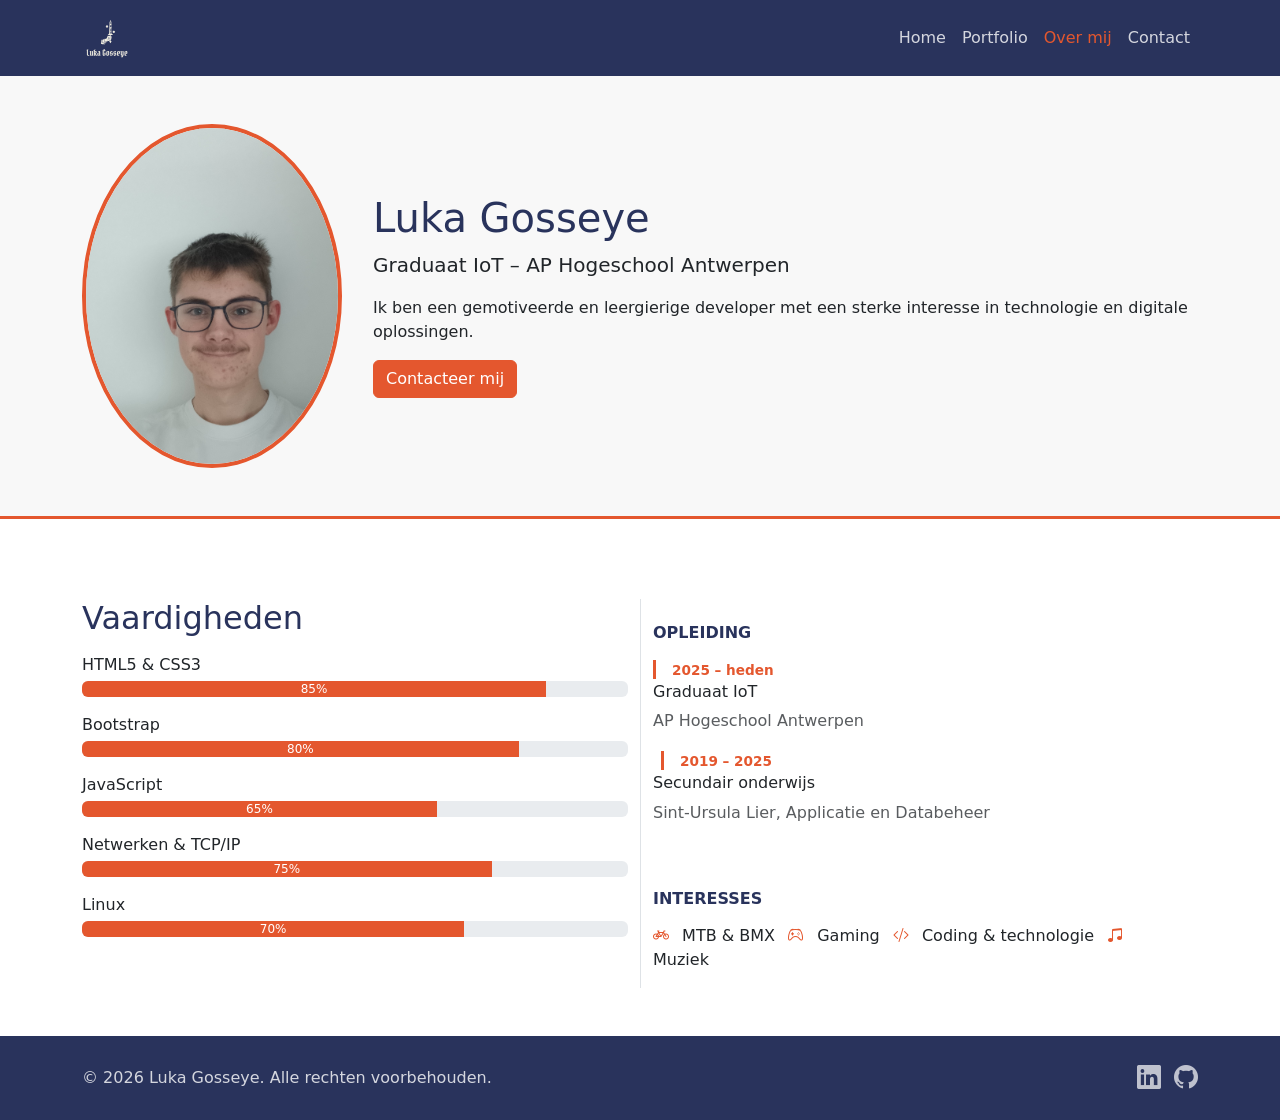
<file: overmij.html>
<!DOCTYPE html>
<html lang="nl-BE">
<head>
  <meta charset="UTF-8" />
  <meta name="viewport" content="width=device-width, initial-scale=1.0" />
  <title>Portfolio – Over mij</title>
  <link rel="stylesheet" href="https://cdn.jsdelivr.net/npm/bootstrap@5.3.8/dist/css/bootstrap.min.css" integrity="sha384-sRIl4kxILFvY47J16cr9ZwB07vP4J8+LH7qKQnuqkuIAvNWLzeN8tE5YBujZqJLB" crossorigin="anonymous" />
  <link rel="stylesheet" href="https://cdn.jsdelivr.net/npm/bootstrap-icons@1.13.1/font/bootstrap-icons.min.css" />
  <link rel="stylesheet" href="css/reset.css" />
  <link rel="stylesheet" href="css/style.css" />
  <script src="https://cdn.jsdelivr.net/npm/bootstrap@5.3.8/dist/js/bootstrap.bundle.min.js" integrity="sha384-FKyoEForCGlyvwx9Hj09JcYn3nv7wiPVlz7YYwJrWVcXK/BmnVDxM+D2scQbITxI" crossorigin="anonymous" defer></script>
</head>
<body>

  <header>
    <nav class="navbar navbar-expand-lg">
      <div class="container">
        <a class="navbar-brand" href="index.html"><img src="assets/images/logo.png" alt="Logo" /></a>
        <button class="navbar-toggler" type="button" data-bs-toggle="collapse" data-bs-target="#navMenu"
          aria-controls="navMenu" aria-expanded="false" aria-label="Navigatiemenu openen">
          <span class="navbar-toggler-icon"></span>
        </button>
        <div class="collapse navbar-collapse" id="navMenu">
          <ul class="navbar-nav ms-auto">
            <li class="nav-item"><a class="nav-link" href="index.html">Home</a></li>
            <li class="nav-item"><a class="nav-link" href="portfolio.html">Portfolio</a></li>
            <li class="nav-item"><a class="nav-link active" aria-current="page" href="overmij.html">Over mij</a></li>
            <li class="nav-item"><a class="nav-link" href="contact.html">Contact</a></li>
          </ul>
        </div>
      </div>
    </nav>
  </header>

  <main>

    <section class="pagina-intro">
      <div class="container">
        <div class="row align-items-center g-5">
          <div class="col-md-3 text-center">
            <img src="assets/images/fotozelf.jpg" alt="Foto van mezelf" class="img-fluid profiel" />
          </div>
          <div class="col-md-9">
            <h1>Luka Gosseye</h1>
            <p class="lead">Graduaat IoT – AP Hogeschool Antwerpen</p>
            <p>Ik ben een gemotiveerde en leergierige developer met een sterke interesse in technologie en digitale oplossingen.</p>
            <a href="contact.html" class="btn btn-primary">Contacteer mij</a>
          </div>
        </div>
      </div>
    </section>

    <section class="py-5">
      <div class="container">
        <div class="row g-4">

          <div class="col-md-6">
            <h2>Vaardigheden</h2>
            <ul class="list-unstyled mt-3">
              <li>HTML5 &amp; CSS3
                <div class="progress mt-1 mb-3">
                  <div class="progress-bar" role="progressbar" style="width:85%" aria-valuenow="85" aria-valuemin="0" aria-valuemax="100">85%</div>
                </div>
              </li>
              <li>Bootstrap
                <div class="progress mt-1 mb-3">
                  <div class="progress-bar" role="progressbar" style="width:80%" aria-valuenow="80" aria-valuemin="0" aria-valuemax="100">80%</div>
                </div>
              </li>
              <li>JavaScript
                <div class="progress mt-1 mb-3">
                  <div class="progress-bar" role="progressbar" style="width:65%" aria-valuenow="65" aria-valuemin="0" aria-valuemax="100">65%</div>
                </div>
              </li>
              <li>Netwerken &amp; TCP/IP
                <div class="progress mt-1 mb-3">
                  <div class="progress-bar" role="progressbar" style="width:75%" aria-valuenow="75" aria-valuemin="0" aria-valuemax="100">75%</div>
                </div>
              </li>
              <li>Linux
                <div class="progress mt-1 mb-3">
                  <div class="progress-bar" role="progressbar" style="width:70%" aria-valuenow="70" aria-valuemin="0" aria-valuemax="100">70%</div>
                </div>
              </li>
            </ul>
          </div>

          <aside class="col-md-6">
            <h2>Opleiding</h2>
            <ul class="list-unstyled tijdlijn mt-3">
              <li>
                <span>2025 – heden</span>
                <h3 class="h6">Graduaat IoT</h3>
                <p class="text-muted">AP Hogeschool Antwerpen</p>
              </li>
              <li>
                <span>2019 – 2025</span>
                <h3 class="h6">Secundair onderwijs</h3>
                <p class="text-muted">Sint-Ursula Lier, Applicatie en Databeheer</p>
              </li>
            </ul>

            <h2>Interesses</h2>
            <ul class="list-unstyled interesses mt-3">
              <li><i class="bi bi-bicycle me-2"></i> MTB &amp; BMX</li>
              <li><i class="bi bi-controller me-2"></i> Gaming</li>
              <li><i class="bi bi-code-slash me-2"></i> Coding &amp; technologie</li>
              <li><i class="bi bi-music-note-beamed me-2"></i> Muziek</li>
            </ul>
          </aside>

        </div>
      </div>
    </section>

  </main>

  <footer>
    <div class="container">
      <div class="row align-items-center">
        <div class="col-md-6">
          <p>&copy; 2026 Luka Gosseye. Alle rechten voorbehouden.</p>
        </div>
        <div class="col-md-6 text-md-end mt-2 mt-md-0">
          <a href="https://www.linkedin.com/in/luka-gosseye-955b1233b/" target="_blank" aria-label="LinkedIn"><i class="bi bi-linkedin fs-4 me-2"></i></a>
          <a href="https://github.com/LukaG712" target="_blank" aria-label="GitHub"><i class="bi bi-github fs-4"></i></a>
        </div>
      </div>
    </div>
  </footer>

</body>
</html>
</file>
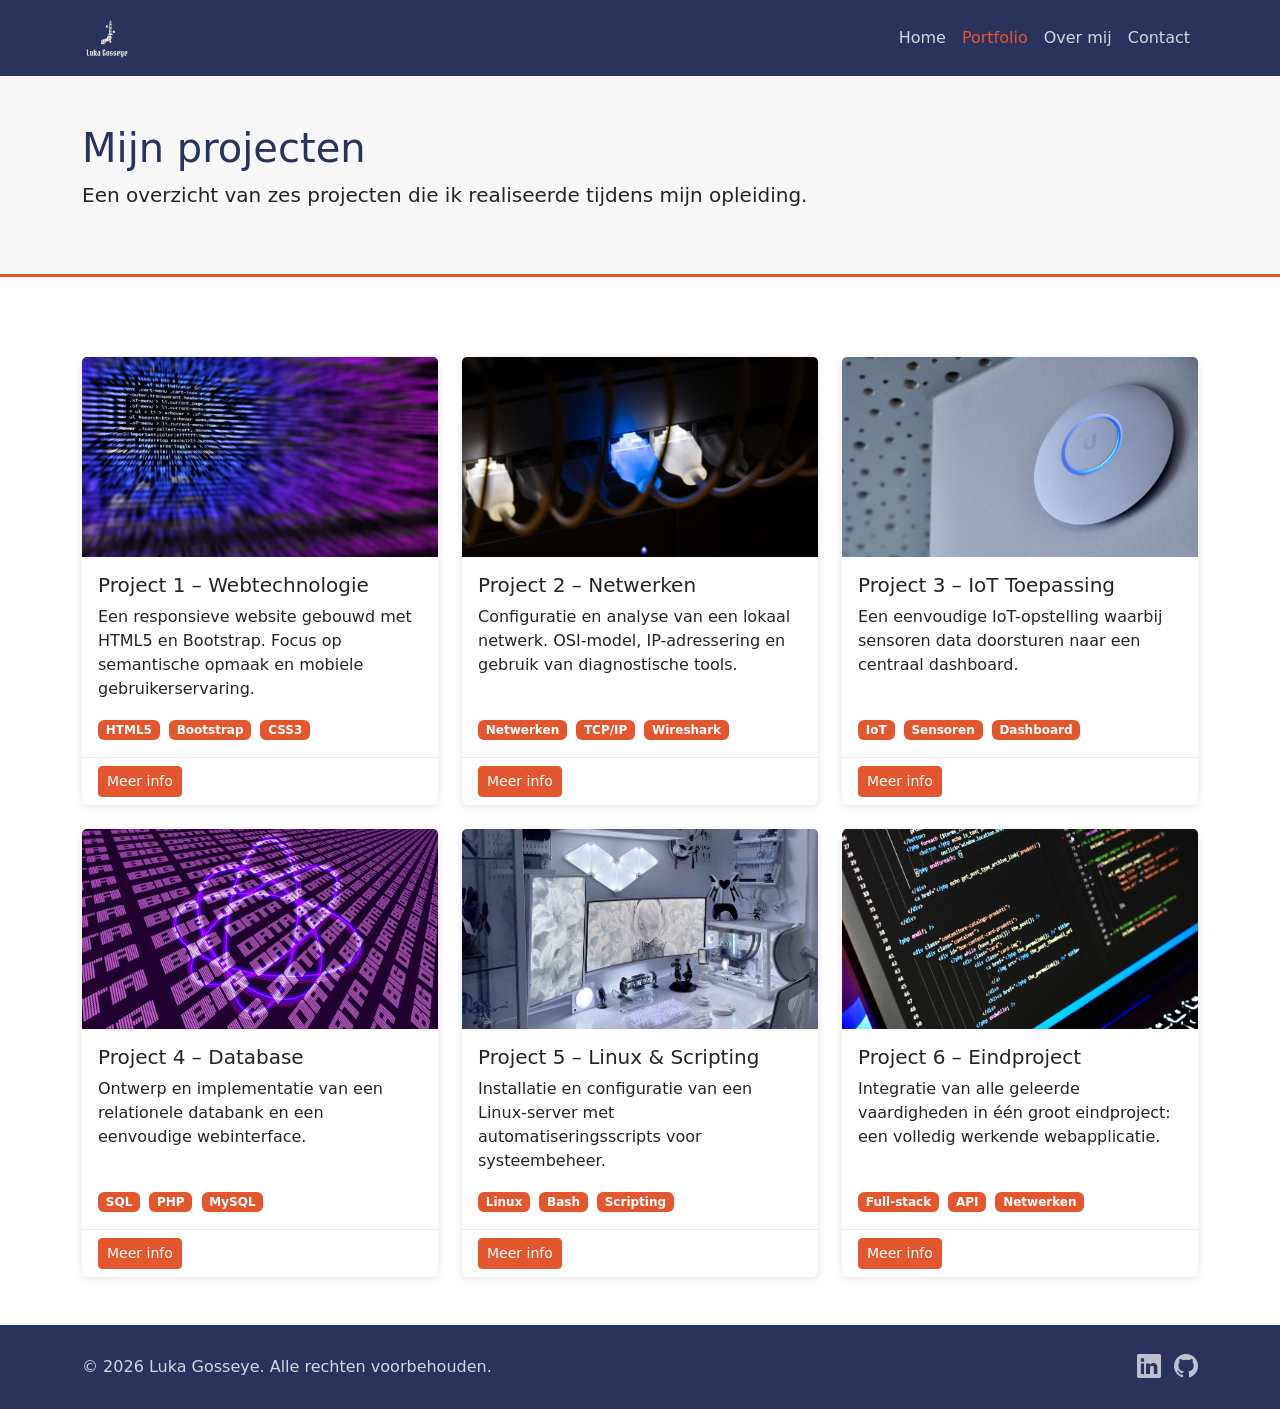
<file: portfolio.html>
<!DOCTYPE html>
<html lang="nl-BE">
<head>
  <meta charset="UTF-8" />
  <meta name="viewport" content="width=device-width, initial-scale=1.0" />
  <title>Portfolio – Mijn Projecten</title>
  <link rel="stylesheet" href="https://cdn.jsdelivr.net/npm/bootstrap@5.3.8/dist/css/bootstrap.min.css" integrity="sha384-sRIl4kxILFvY47J16cr9ZwB07vP4J8+LH7qKQnuqkuIAvNWLzeN8tE5YBujZqJLB" crossorigin="anonymous" />
  <link rel="stylesheet" href="https://cdn.jsdelivr.net/npm/bootstrap-icons@1.13.1/font/bootstrap-icons.min.css" />
  <link rel="stylesheet" href="css/reset.css" />
  <link rel="stylesheet" href="css/style.css" />
  <script src="https://cdn.jsdelivr.net/npm/bootstrap@5.3.8/dist/js/bootstrap.bundle.min.js" integrity="sha384-FKyoEForCGlyvwx9Hj09JcYn3nv7wiPVlz7YYwJrWVcXK/BmnVDxM+D2scQbITxI" crossorigin="anonymous" defer></script>
</head>
<body>

  <header>
    <nav class="navbar navbar-expand-lg">
      <div class="container">
        <a class="navbar-brand" href="index.html"><img src="assets/images/logo.png" alt="Logo" /></a>
        <button class="navbar-toggler" type="button" data-bs-toggle="collapse" data-bs-target="#navMenu"
          aria-controls="navMenu" aria-expanded="false" aria-label="Navigatiemenu openen">
          <span class="navbar-toggler-icon"></span>
        </button>
        <div class="collapse navbar-collapse" id="navMenu">
          <ul class="navbar-nav ms-auto">
            <li class="nav-item"><a class="nav-link" href="index.html">Home</a></li>
            <li class="nav-item"><a class="nav-link active" aria-current="page" href="portfolio.html">Portfolio</a></li>
            <li class="nav-item"><a class="nav-link" href="overmij.html">Over mij</a></li>
            <li class="nav-item"><a class="nav-link" href="contact.html">Contact</a></li>
          </ul>
        </div>
      </div>
    </nav>
  </header>

  <main>

    <section class="pagina-intro">
      <div class="container">
        <h1>Mijn projecten</h1>
        <p class="lead">Een overzicht van zes projecten die ik realiseerde tijdens mijn opleiding.</p>
      </div>
    </section>

    <section class="py-5">
      <div class="container">
        <div class="row g-4">

          <div class="col-sm-6 col-lg-4">
            <article class="card h-100">
              <img src="assets/images/sfeerbeeld4.jpg" class="card-img-top" alt="Project 1 – Webtechnologie" />
              <div class="card-body d-flex flex-column">
                <h2 class="card-title h5">Project 1 – Webtechnologie</h2>
                <p class="card-text flex-grow-1">Een responsieve website gebouwd met HTML5 en Bootstrap. Focus op semantische opmaak en mobiele gebruikerservaring.</p>
                <div>
                  <span class="badge me-1">HTML5</span>
                  <span class="badge me-1">Bootstrap</span>
                  <span class="badge">CSS3</span>
                </div>
              </div>
              <div class="card-footer">
                <a href="webtechnologie.html" class="btn btn-sm btn-primary">Meer info</a>
              </div>
            </article>
          </div>

          <div class="col-sm-6 col-lg-4">
            <article class="card h-100">
              <img src="assets/images/sfeerbeeld2.jpg" class="card-img-top" alt="Project 2 – Netwerken" />
              <div class="card-body d-flex flex-column">
                <h2 class="card-title h5">Project 2 – Netwerken</h2>
                <p class="card-text flex-grow-1">Configuratie en analyse van een lokaal netwerk. OSI-model, IP-adressering en gebruik van diagnostische tools.</p>
                <div>
                  <span class="badge me-1">Netwerken</span>
                  <span class="badge me-1">TCP/IP</span>
                  <span class="badge">Wireshark</span>
                </div>
              </div>
              <div class="card-footer">
                <a href="netwerken.html" class="btn btn-sm btn-primary">Meer info</a>
              </div>
            </article>
          </div>

          <div class="col-sm-6 col-lg-4">
            <article class="card h-100">
              <img src="assets/images/sfeerbeeld6.jpg" class="card-img-top" alt="Project 3 – IoT" />
              <div class="card-body d-flex flex-column">
                <h2 class="card-title h5">Project 3 – IoT Toepassing</h2>
                <p class="card-text flex-grow-1">Een eenvoudige IoT-opstelling waarbij sensoren data doorsturen naar een centraal dashboard.</p>
                <div>
                  <span class="badge me-1">IoT</span>
                  <span class="badge me-1">Sensoren</span>
                  <span class="badge">Dashboard</span>
                </div>
              </div>
              <div class="card-footer">
                <a href="iot.html" class="btn btn-sm btn-primary">Meer info</a>
              </div>
            </article>
          </div>

          <div class="col-sm-6 col-lg-4">
            <article class="card h-100">
              <img src="assets/images/sfeerbeeld5.jpg" class="card-img-top" alt="Project 4 – Database" />
              <div class="card-body d-flex flex-column">
                <h2 class="card-title h5">Project 4 – Database</h2>
                <p class="card-text flex-grow-1">Ontwerp en implementatie van een relationele databank en een eenvoudige webinterface.</p>
                <div>
                  <span class="badge me-1">SQL</span>
                  <span class="badge me-1">PHP</span>
                  <span class="badge">MySQL</span>
                </div>
              </div>
              <div class="card-footer">
                <a href="database.html" class="btn btn-sm btn-primary">Meer info</a>
              </div>
            </article>
          </div>

          <div class="col-sm-6 col-lg-4">
            <article class="card h-100">
              <img src="assets/images/sfeerbeeld1.jpg" class="card-img-top" alt="Project 5 – Linux" />
              <div class="card-body d-flex flex-column">
                <h2 class="card-title h5">Project 5 – Linux &amp; Scripting</h2>
                <p class="card-text flex-grow-1">Installatie en configuratie van een Linux-server met automatiseringsscripts voor systeembeheer.</p>
                <div>
                  <span class="badge me-1">Linux</span>
                  <span class="badge me-1">Bash</span>
                  <span class="badge">Scripting</span>
                </div>
              </div>
              <div class="card-footer">
                <a href="linux.html" class="btn btn-sm btn-primary">Meer info</a>
              </div>
            </article>
          </div>

          <div class="col-sm-6 col-lg-4">
            <article class="card h-100">
              <img src="assets/images/sfeerbeeld3.jpg" class="card-img-top" alt="Project 6 – Eindproject" />
              <div class="card-body d-flex flex-column">
                <h2 class="card-title h5">Project 6 – Eindproject</h2>
                <p class="card-text flex-grow-1">Integratie van alle geleerde vaardigheden in één groot eindproject: een volledig werkende webapplicatie.</p>
                <div>
                  <span class="badge me-1">Full-stack</span>
                  <span class="badge me-1">API</span>
                  <span class="badge">Netwerken</span>
                </div>
              </div>
              <div class="card-footer">
                <a href="eindproject.html" class="btn btn-sm btn-primary">Meer info</a>
              </div>
            </article>
          </div>

        </div>
      </div>
    </section>

  </main>

  <footer>
    <div class="container">
      <div class="row align-items-center">
        <div class="col-md-6">
          <p>&copy; 2026 Luka Gosseye. Alle rechten voorbehouden.</p>
        </div>
        <div class="col-md-6 text-md-end mt-2 mt-md-0">
          <a href="https://www.linkedin.com/in/luka-gosseye-955b1233b/" target="_blank" aria-label="LinkedIn"><i class="bi bi-linkedin fs-4 me-2"></i></a>
          <a href="https://github.com/LukaG712" target="_blank" aria-label="GitHub"><i class="bi bi-github fs-4"></i></a>
        </div>
      </div>
    </div>
  </footer>

</body>
</html>
</file>
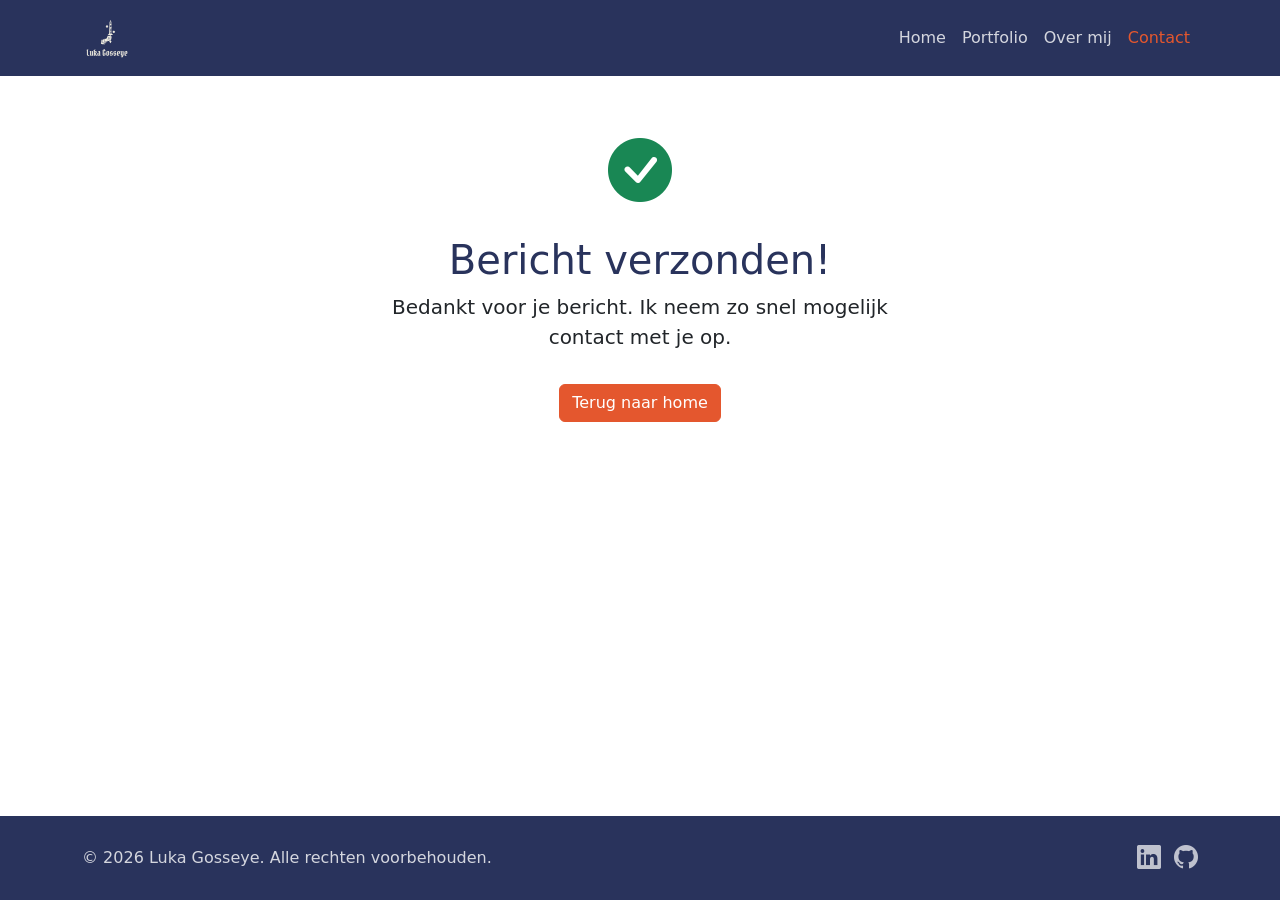
<file: success.html>
<!DOCTYPE html>
<html lang="nl-BE">
<head>
  <meta charset="UTF-8" />
  <meta name="viewport" content="width=device-width, initial-scale=1.0" />
  <title>Portfolio – Bericht verzonden</title>
  <link rel="stylesheet" href="https://cdn.jsdelivr.net/npm/bootstrap@5.3.8/dist/css/bootstrap.min.css" integrity="sha384-sRIl4kxILFvY47J16cr9ZwB07vP4J8+LH7qKQnuqkuIAvNWLzeN8tE5YBujZqJLB" crossorigin="anonymous" />
  <link rel="stylesheet" href="https://cdn.jsdelivr.net/npm/bootstrap-icons@1.13.1/font/bootstrap-icons.min.css" />
  <link rel="stylesheet" href="css/reset.css" />
  <link rel="stylesheet" href="css/style.css" />
  <script src="https://cdn.jsdelivr.net/npm/bootstrap@5.3.8/dist/js/bootstrap.bundle.min.js" integrity="sha384-FKyoEForCGlyvwx9Hj09JcYn3nv7wiPVlz7YYwJrWVcXK/BmnVDxM+D2scQbITxI" crossorigin="anonymous" defer></script>
</head>
<body>

  <header>
    <nav class="navbar navbar-expand-lg">
      <div class="container">
        <a class="navbar-brand" href="index.html"><img src="assets/images/logo.png" alt="Logo" /></a>
        <button class="navbar-toggler" type="button" data-bs-toggle="collapse" data-bs-target="#navMenu"
          aria-controls="navMenu" aria-expanded="false" aria-label="Navigatiemenu openen">
          <span class="navbar-toggler-icon"></span>
        </button>
        <div class="collapse navbar-collapse" id="navMenu">
          <ul class="navbar-nav ms-auto">
            <li class="nav-item"><a class="nav-link" href="index.html">Home</a></li>
            <li class="nav-item"><a class="nav-link" href="portfolio.html">Portfolio</a></li>
            <li class="nav-item"><a class="nav-link" href="overmij.html">Over mij</a></li>
            <li class="nav-item"><a class="nav-link active" aria-current="page" href="contact.html">Contact</a></li>
          </ul>
        </div>
      </div>
    </nav>
  </header>

  <main>
    <div class="container py-5 text-center">
      <div class="row justify-content-center">
        <div class="col-md-6">
          <i class="bi bi-check-circle-fill text-success" style="font-size: 4rem;"></i>
          <h1 class="mt-3">Bericht verzonden!</h1>
          <p class="lead mt-2">Bedankt voor je bericht. Ik neem zo snel mogelijk contact met je op.</p>
          <a href="index.html" class="btn btn-primary mt-3">Terug naar home</a>
        </div>
      </div>
    </div>
  </main>

  <footer>
    <div class="container">
      <div class="row align-items-center">
        <div class="col-md-6">
          <p>&copy; 2026 Luka Gosseye. Alle rechten voorbehouden.</p>
        </div>
        <div class="col-md-6 text-md-end mt-2 mt-md-0">
          <a href="https://www.linkedin.com/in/luka-gosseye-955b1233b/" target="_blank" aria-label="LinkedIn"><i class="bi bi-linkedin fs-4 me-2"></i></a>
          <a href="https://github.com/LukaG712" target="_blank" aria-label="GitHub"><i class="bi bi-github fs-4"></i></a>
        </div>
      </div>
    </div>
  </footer>

</body>
</html>
</file>
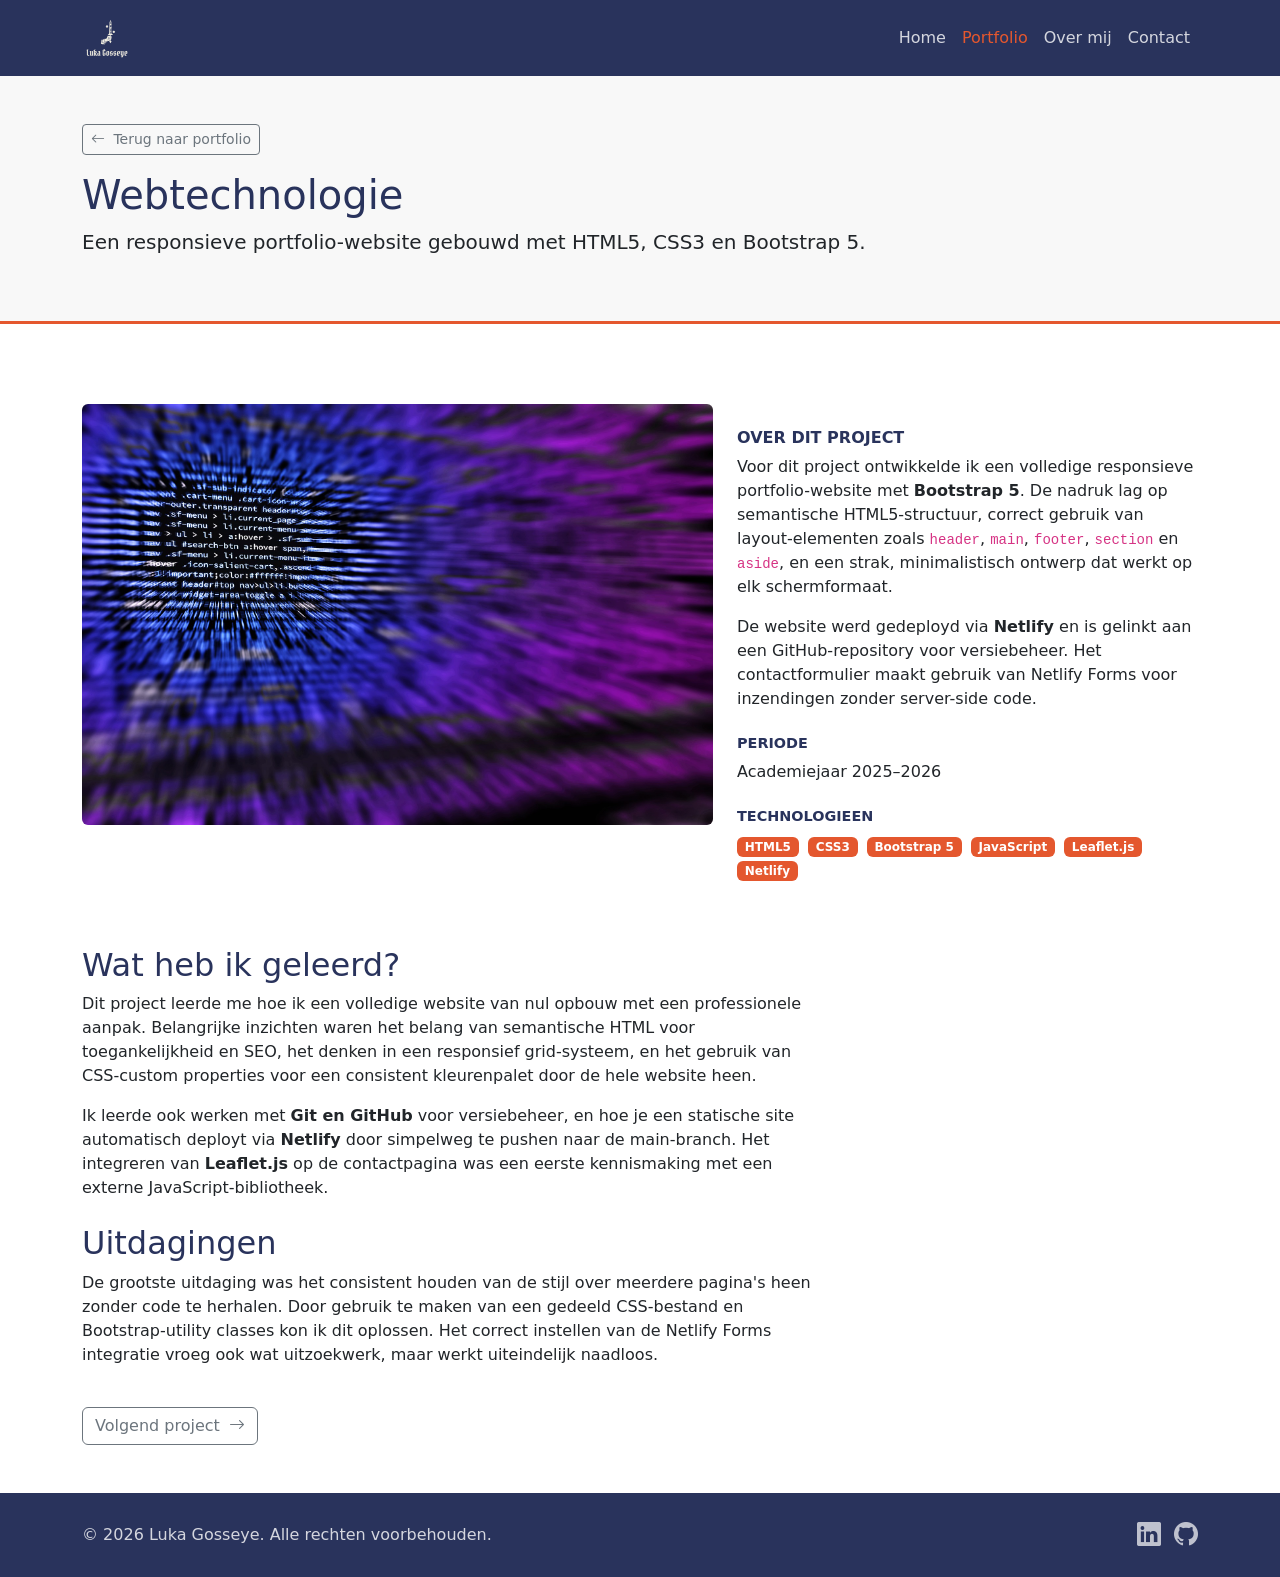
<file: webtechnologie.html>
<!DOCTYPE html>
<html lang="nl-BE">
<head>
  <meta charset="UTF-8" />
  <meta name="viewport" content="width=device-width, initial-scale=1.0" />
  <title>Portfolio – Webtechnologie</title>
  <link rel="stylesheet" href="https://cdn.jsdelivr.net/npm/bootstrap@5.3.8/dist/css/bootstrap.min.css" integrity="sha384-sRIl4kxILFvY47J16cr9ZwB07vP4J8+LH7qKQnuqkuIAvNWLzeN8tE5YBujZqJLB" crossorigin="anonymous" />
  <link rel="stylesheet" href="https://cdn.jsdelivr.net/npm/bootstrap-icons@1.13.1/font/bootstrap-icons.min.css" />
  <link rel="stylesheet" href="css/reset.css" />
  <link rel="stylesheet" href="css/style.css" />
  <script src="https://cdn.jsdelivr.net/npm/bootstrap@5.3.8/dist/js/bootstrap.bundle.min.js" integrity="sha384-FKyoEForCGlyvwx9Hj09JcYn3nv7wiPVlz7YYwJrWVcXK/BmnVDxM+D2scQbITxI" crossorigin="anonymous" defer></script>
</head>
<body>
  <header>
    <nav class="navbar navbar-expand-lg">
      <div class="container">
        <a class="navbar-brand" href="index.html"><img src="assets/images/logo.png" alt="Logo" /></a>
        <button class="navbar-toggler" type="button" data-bs-toggle="collapse" data-bs-target="#navMenu" aria-controls="navMenu" aria-expanded="false" aria-label="Navigatiemenu openen">
          <span class="navbar-toggler-icon"></span>
        </button>
        <div class="collapse navbar-collapse" id="navMenu">
          <ul class="navbar-nav ms-auto">
            <li class="nav-item"><a class="nav-link" href="index.html">Home</a></li>
            <li class="nav-item"><a class="nav-link active" aria-current="page" href="portfolio.html">Portfolio</a></li>
            <li class="nav-item"><a class="nav-link" href="overmij.html">Over mij</a></li>
            <li class="nav-item"><a class="nav-link" href="contact.html">Contact</a></li>
          </ul>
        </div>
      </div>
    </nav>
  </header>

  <main>
    <section class="pagina-intro">
      <div class="container">
        <a href="portfolio.html" class="btn btn-outline-secondary btn-sm mb-3">
          <i class="bi bi-arrow-left me-1"></i> Terug naar portfolio
        </a>
        <h1>Webtechnologie</h1>
        <p class="lead">Een responsieve portfolio-website gebouwd met HTML5, CSS3 en Bootstrap 5.</p>
      </div>
    </section>

    <section class="project-detail">
      <div class="container">
        <div class="row g-5">
          <div class="col-lg-7">
            <figure>
              <img src="assets/images/sfeerbeeld4.jpg" alt="Screenshot van de portfolio-website gebouwd met Bootstrap 5" class="img-fluid w-100 rounded" />
            </figure>
          </div>
          <aside class="col-lg-5">
            <h2>Over dit project</h2>
            <p>Voor dit project ontwikkelde ik een volledige responsieve portfolio-website met <strong>Bootstrap 5</strong>. De nadruk lag op semantische HTML5-structuur, correct gebruik van layout-elementen zoals <code>header</code>, <code>main</code>, <code>footer</code>, <code>section</code> en <code>aside</code>, en een strak, minimalistisch ontwerp dat werkt op elk schermformaat.</p>
            <p>De website werd gedeployd via <strong>Netlify</strong> en is gelinkt aan een GitHub-repository voor versiebeheer. Het contactformulier maakt gebruik van Netlify Forms voor inzendingen zonder server-side code.</p>
            <h3>Periode</h3>
            <p>Academiejaar 2025&ndash;2026</p>
            <h3>Technologieen</h3>
            <div class="mb-3">
              <span class="badge me-1">HTML5</span>
              <span class="badge me-1">CSS3</span>
              <span class="badge me-1">Bootstrap 5</span>
              <span class="badge me-1">JavaScript</span>
              <span class="badge me-1">Leaflet.js</span>
              <span class="badge">Netlify</span>
            </div>
          </aside>
        </div>

        <div class="row mt-5">
          <div class="col-lg-8">
            <h2>Wat heb ik geleerd?</h2>
            <p>Dit project leerde me hoe ik een volledige website van nul opbouw met een professionele aanpak. Belangrijke inzichten waren het belang van semantische HTML voor toegankelijkheid en SEO, het denken in een responsief grid-systeem, en het gebruik van CSS-custom properties voor een consistent kleurenpalet door de hele website heen.</p>
            <p>Ik leerde ook werken met <strong>Git en GitHub</strong> voor versiebeheer, en hoe je een statische site automatisch deployt via <strong>Netlify</strong> door simpelweg te pushen naar de main-branch. Het integreren van <strong>Leaflet.js</strong> op de contactpagina was een eerste kennismaking met een externe JavaScript-bibliotheek.</p>
            <h2 class="mt-4">Uitdagingen</h2>
            <p>De grootste uitdaging was het consistent houden van de stijl over meerdere pagina's heen zonder code te herhalen. Door gebruik te maken van een gedeeld CSS-bestand en Bootstrap-utility classes kon ik dit oplossen. Het correct instellen van de Netlify Forms integratie vroeg ook wat uitzoekwerk, maar werkt uiteindelijk naadloos.</p>
          </div>
        </div>

        <div class="row mt-4">
          <div class="col-12">
            <a href="netwerken.html" class="btn btn-outline-secondary">Volgend project <i class="bi bi-arrow-right ms-1"></i></a>
          </div>
        </div>
      </div>
    </section>
  </main>

  <footer>
    <div class="container">
      <div class="row align-items-center">
        <div class="col-md-6">
          <p>&copy; 2026 Luka Gosseye. Alle rechten voorbehouden.</p>
        </div>
        <div class="col-md-6 text-md-end mt-2 mt-md-0">
          <a href="https://www.linkedin.com/in/luka-gosseye-955b1233b/" target="_blank" aria-label="LinkedIn"><i class="bi bi-linkedin fs-4 me-2"></i></a>
          <a href="https://github.com/LukaG712" target="_blank" aria-label="GitHub"><i class="bi bi-github fs-4"></i></a>
        </div>
      </div>
    </div>
  </footer>
</body>
</html>
</file>
<file: css/style.css>
/* =========================================
   Portfolio - Eigen stijlen
   Kleurenpalet:
     Primair (oranje-rood) : #E4572E
     Secundair (donkerblauw): #29335C
     Accent (geel/goud)    : #F3A712
   ========================================= */

:root {
  --kleur-primair:   #E4572E;
  --kleur-secundair: #29335C;
  --kleur-accent:    #E4572E;
  --kleur-licht:     #F8F8F8;
}

/* ===== ALGEMEEN ===== */
body {
  display: flex;
  flex-direction: column;
  min-height: 100vh;
}

main {
  flex: 1;
}

h1, h2, h3 {
  color: var(--kleur-secundair);
}

/* ===== HEADER ===== */
header {
  background-color: var(--kleur-secundair);
}

header img {
  height: 50px;
}

header .nav-link {
  color: rgba(255, 255, 255, 0.8);
}

header .nav-link:hover,
header .nav-link.active {
  color: var(--kleur-primair) !important;


}

header .navbar-toggler {
  border-color: rgba(255, 255, 255, 0.4);
}

header .navbar-toggler-icon {
  filter: invert(1);
}

/* ===== FOOTER ===== */
footer {
  background-color: var(--kleur-secundair);
  padding: 1.5rem 0;
  margin-top: auto;
}

footer p {
  color: rgba(255, 255, 255, 0.8);
  margin: 0;
}

footer a {
  color: rgba(255, 255, 255, 0.7);
  text-decoration: none;
}

footer a:hover {
  color: var(--kleur-accent);
}

/* ===== KNOPPEN ===== */
.btn-primary {
  background-color: var(--kleur-primair);
  border-color: var(--kleur-primair);
}

.btn-primary:hover {
  background-color: #c94224;
  border-color: #c94224;
}

/* ===== INTRO SECTIE (index) ===== */
.intro-sectie {
  background-color: var(--kleur-licht);
  padding: 5rem 0;
}

.intro-sectie h1 span {
  color: var(--kleur-primair);
}

.intro-naam {
  font-size: 1rem;
  opacity: 0.7;
  letter-spacing: 0.05em;
  margin-bottom: 0.25rem;
}

/* ===== OVER MIJ (index) ===== */
.over-mij {
  padding: 4rem 0;
  background-color: #fff;
}

.over-mij ul li {
  margin-bottom: 0.5rem;
}

.over-mij ul li i {
  color: var(--kleur-primair);
}

/* ===== CTA (index) ===== */
.cta {
  background-color: var(--kleur-secundair);
  padding: 4rem 0;
}

.cta h2,
.cta p {
  color: #fff;
}

/* ===== PAGINA-INTRO ===== */
.pagina-intro {
  background-color: var(--kleur-licht);
  padding: 3rem 0;
  border-bottom: 3px solid var(--kleur-primair);
  margin-bottom: 2rem;
}

/* ===== BADGES ===== */
.badge {
  background-color: var(--kleur-primair);
  color: #fff;
}

/* ===== CARDS (portfolio) ===== */
.card {
  border: none;
  box-shadow: 0 2px 8px rgba(0, 0, 0, 0.1);
  transition: box-shadow 0.2s;
}

.card:hover {
  box-shadow: 0 6px 20px rgba(0, 0, 0, 0.15);
}

.card img {
  height: 200px;
  object-fit: cover;
}

.card-footer {
  background: transparent;
  border-top: 1px solid rgba(0, 0, 0, 0.08);
}

/* ===== PROFIELFOTO'S ===== */
main img.profiel {
  border-radius: 50%;
  max-width: 260px;
  border: 4px solid var(--kleur-primair);
}

/* ===== VAARDIGHEDEN (naam) ===== */
.progress-bar {
  background-color: var(--kleur-primair);
}

/* ===== TIJDLIJN (naam) ===== */
.tijdlijn li {
  border-left: 3px solid var(--kleur-primair);
  padding-left: 1rem;
  margin-bottom: 1.5rem;
}

.tijdlijn span {
  font-size: 0.85rem;
  color: var(--kleur-primair);
  font-weight: 600;
}

/* ===== INTERESSES (naam) ===== */
.interesses li {
  margin-bottom: 0.5rem;
}

.interesses li i {
  color: var(--kleur-primair);
}

/* ===== ASIDE (contact, naam) ===== */
aside {
  border-left: 1px solid #dee2e6;
  padding-left: 2rem;
}

aside h2 {
  font-size: 1rem;
  font-weight: 700;
  text-transform: uppercase;
  margin-top: 1.5rem;
}

aside a {
  color: var(--kleur-secundair);
  text-decoration: none;
}

aside a:hover {
  color: var(--kleur-primair);
}

aside ul {
  list-style: none;
  padding: 0;
}

aside ul li {
  display: inline;
  margin-right: 0.5rem;
}

/* ===== FORMULIER (contact) ===== */
legend {
  font-size: 0.9rem;
  font-weight: 700;
  text-transform: uppercase;
  color: var(--kleur-secundair);
}

/* ===== PROJECT DETAIL ===== */
.project-detail {
  padding: 3rem 0;
}

.project-detail aside {
  border-left: none;
  padding-left: 0;
}

.project-detail aside h3 {
  font-size: 0.9rem;
  font-weight: 700;
  text-transform: uppercase;
  margin-top: 1.5rem;
}
</file>
